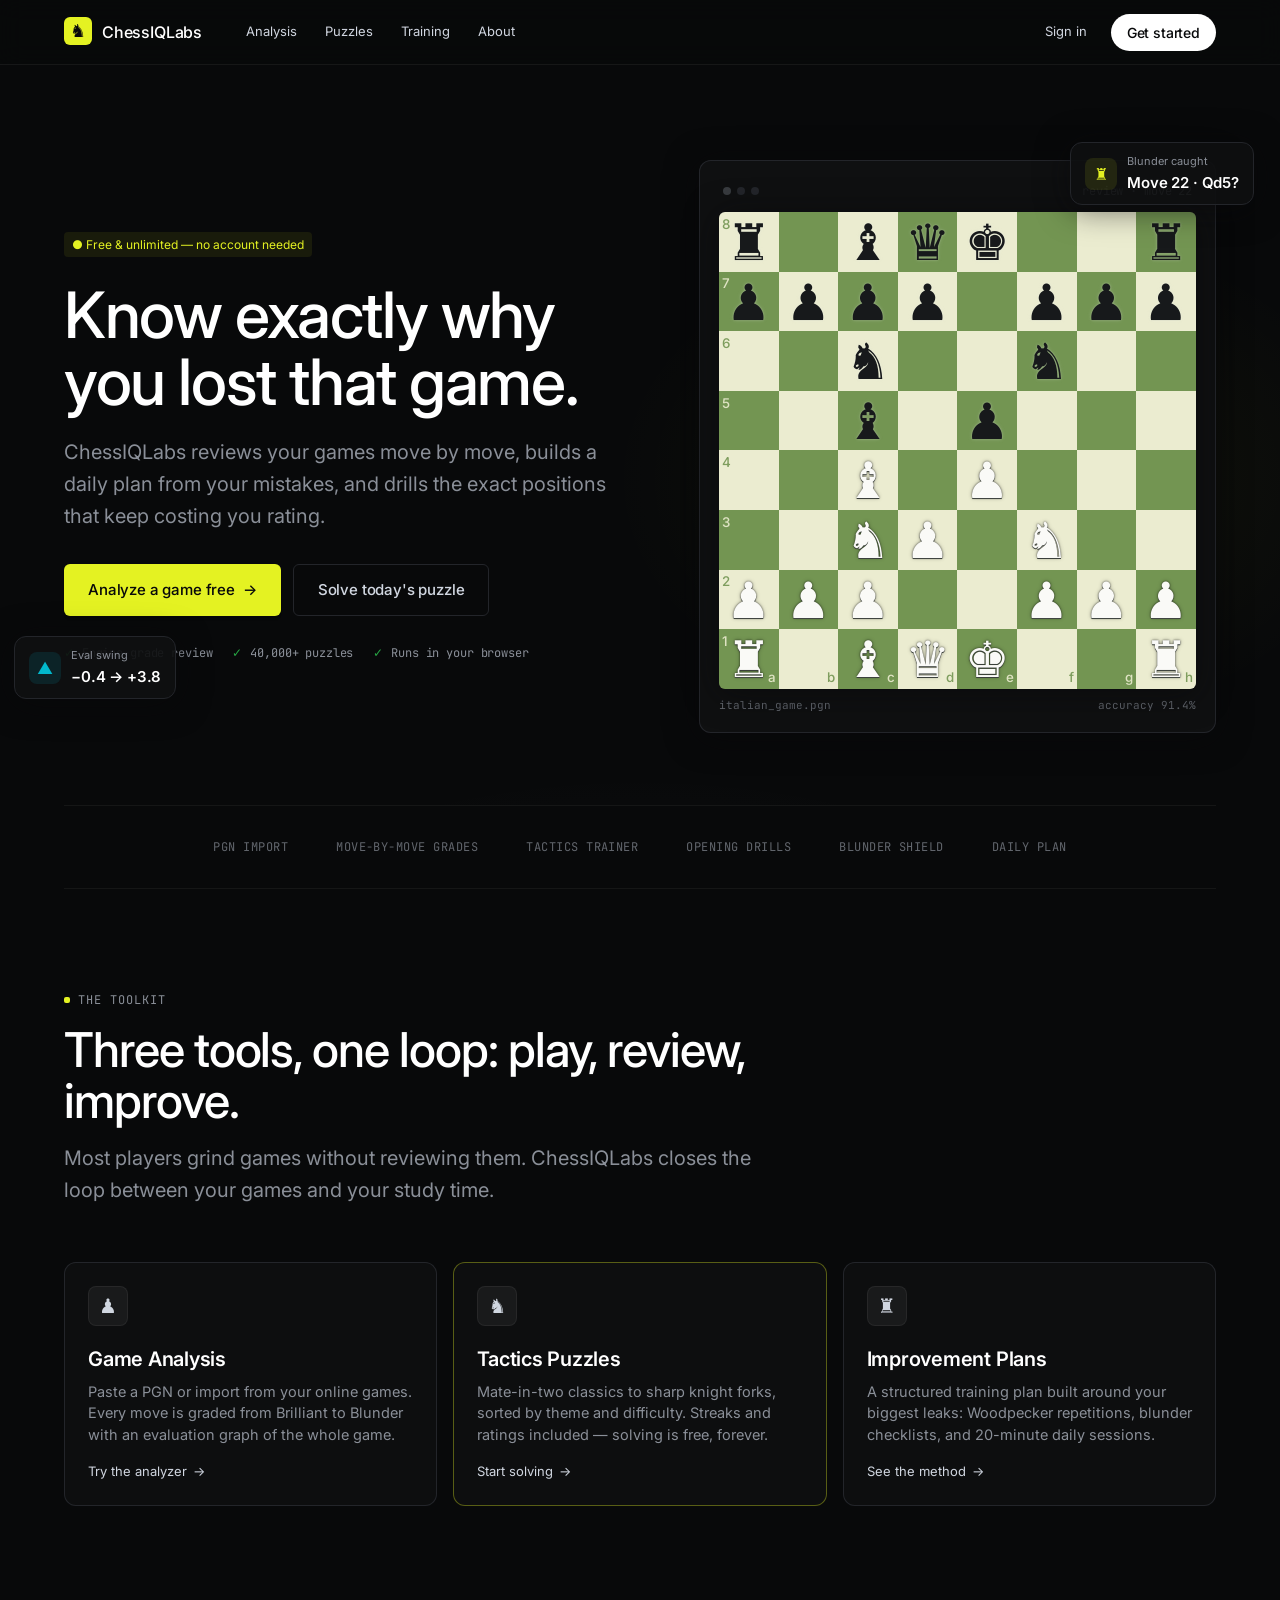
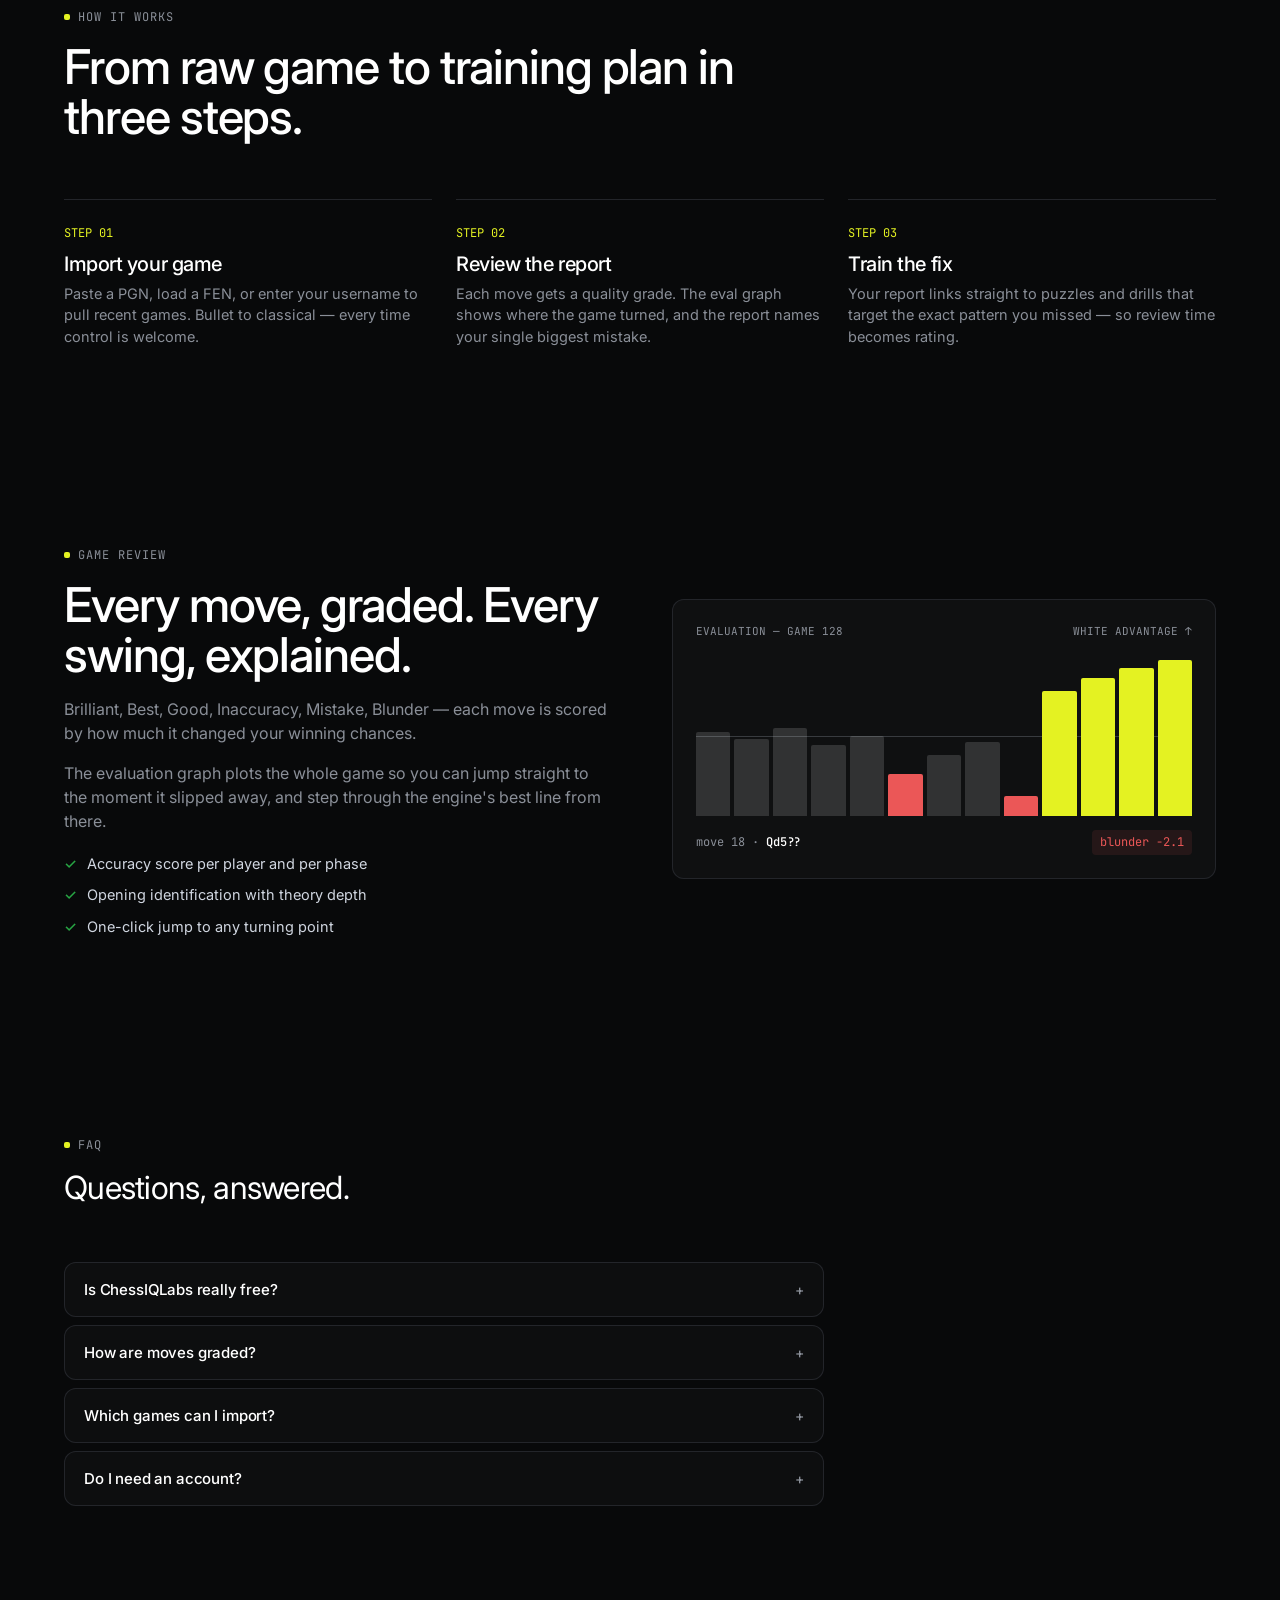
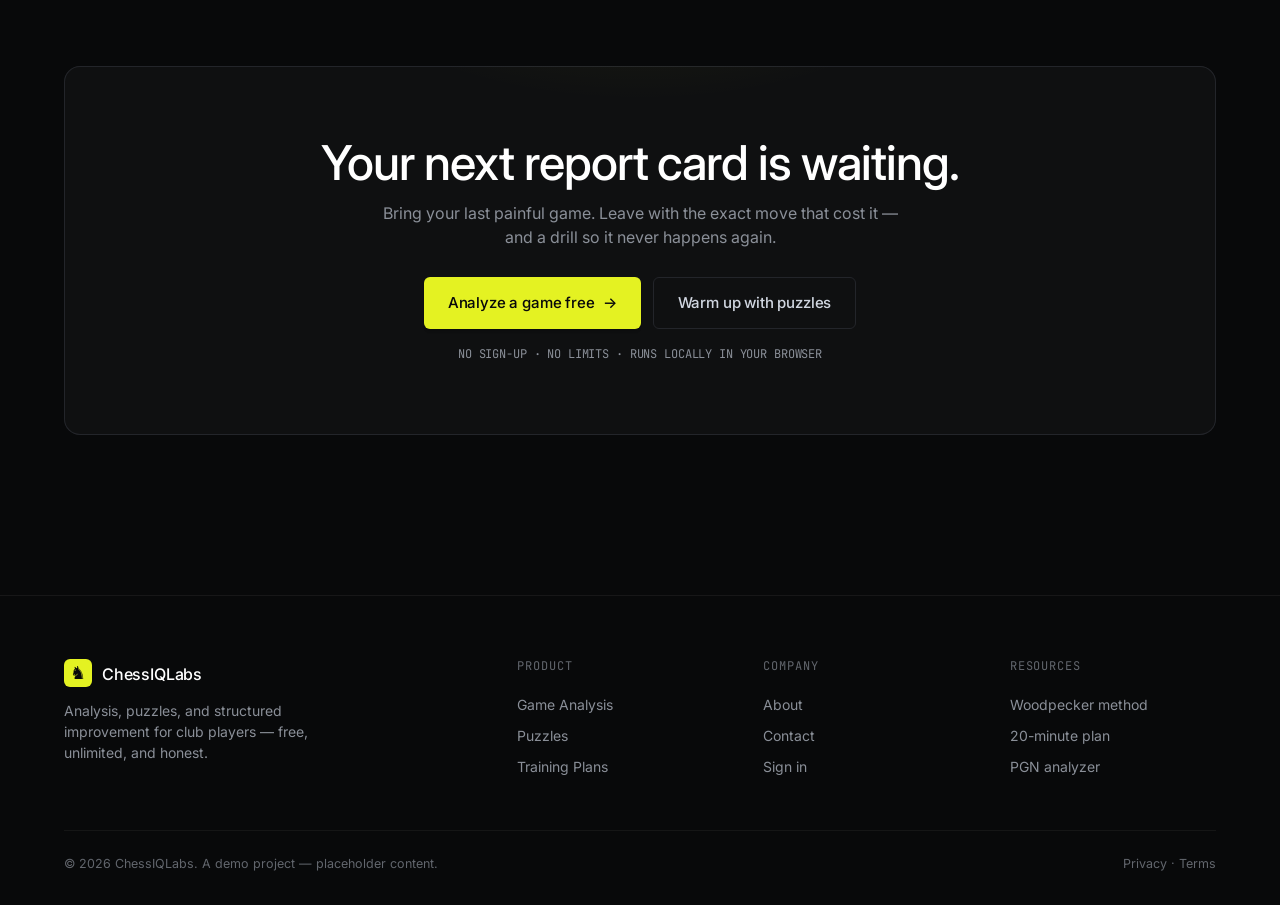
<file: index.html>
<!DOCTYPE html>
<html lang="en">
<head>
  <meta charset="UTF-8" />
  <meta name="viewport" content="width=device-width, initial-scale=1.0" />
  <title>ChessIQLabs — Free Chess Analysis, Puzzles & Training</title>
  <meta name="description" content="ChessIQLabs grades every move, builds your daily improvement plan, and serves engine-quality puzzles — free and unlimited." />
  <link rel="icon" href="data:image/svg+xml,<svg xmlns='http://www.w3.org/2000/svg' viewBox='0 0 100 100'><rect width='100' height='100' rx='20' fill='%23e4f222'/><text x='50' y='72' font-size='58' text-anchor='middle'>♞</text></svg>" />
  <link rel="preconnect" href="https://fonts.googleapis.com" />
  <link rel="preconnect" href="https://fonts.gstatic.com" crossorigin />
  <link href="https://fonts.googleapis.com/css2?family=Inter:wght@100..900&family=JetBrains+Mono:wght@400&display=swap" rel="stylesheet" />
  <link rel="stylesheet" href="css/style.css?v=8" />
</head>
<body data-page="home">

  <!-- ======= NAV ======= -->
  <header class="nav">
    <div class="nav-inner">
      <a href="index.html" class="logo"><span class="logo-glyph">♞</span>ChessIQLabs</a>
      <nav class="nav-links" aria-label="Primary">
        <a href="analysis.html">Analysis</a>
        <a href="puzzles.html">Puzzles</a>
        <a href="training.html">Training</a>
        <a href="about.html">About</a>
      </nav>
      <div class="nav-spacer"></div>
      <div class="nav-cta">
        <a href="#" class="signin" data-signin>Sign in</a>
        <a href="analysis.html" class="btn btn-white">Get started</a>
      </div>
      <button class="hamburger" aria-label="Menu" aria-expanded="false"><span></span><span></span><span></span></button>
    </div>
  </header>
  <div class="mobile-menu">
    <a href="index.html" class="active">Home</a>
    <a href="analysis.html">Analysis</a>
    <a href="puzzles.html">Puzzles</a>
    <a href="training.html">Training</a>
    <a href="about.html">About</a>
    <a href="analysis.html" class="btn btn-lime">Start analyzing — free</a>
  </div>

  <main>
    <!-- ======= HERO ======= -->
    <section class="hero">
      <div class="container hero-grid">
        <div class="hero-copy">
          <span class="badge badge-lime">● Free &amp; unlimited — no account needed</span>
          <h1 class="h-hero">Know exactly why you lost that game.</h1>
          <p class="lead">ChessIQLabs reviews your games move by move, builds a daily plan from your mistakes, and drills the exact positions that keep costing you rating.</p>
          <div class="hero-actions">
            <a href="analysis.html" class="btn btn-lime btn-lg">Analyze a game free <span class="arrow">→</span></a>
            <a href="puzzles.html" class="btn btn-ghost btn-lg">Solve today's puzzle</a>
          </div>
          <div class="hero-meta mono">
            <span><span class="tick">✓</span> Engine-grade review</span>
            <span><span class="tick">✓</span> 40,000+ puzzles</span>
            <span><span class="tick">✓</span> Runs in your browser</span>
          </div>
        </div>
        <div class="hero-visual">
          <div class="board-frame">
            <div class="frame-head">
              <div class="dot-row"><i></i><i></i><i></i></div>
              <span class="mono">review · move 22</span>
            </div>
            <div class="board-wrap">
              <div class="board" data-fen="r1bqk2r/pppp1ppp/2n2n2/2b1p3/2B1P3/2NP1N2/PPP2PPP/R1BQK2R w KQkq - 0 1"></div>
            </div>
            <div class="board-legend"><span>italian_game.pgn</span><span>accuracy 91.4%</span></div>
          </div>
          <div class="float-chip chip-1">
            <span class="fc-ico">♜</span>
            <span><span class="fc-label">Blunder caught</span><span class="fc-value">Move 22 · Qd5?</span></span>
          </div>
          <div class="float-chip chip-2">
            <span class="fc-ico alt">▲</span>
            <span><span class="fc-label">Eval swing</span><span class="fc-value">−0.4 → +3.8</span></span>
          </div>
        </div>
      </div>
    </section>

    <!-- ======= TRUST STRIP ======= -->
    <div class="container">
      <div class="trust-row">
        <span>PGN import</span>
        <span>Move-by-move grades</span>
        <span>Tactics trainer</span>
        <span>Opening drills</span>
        <span>Blunder shield</span>
        <span>Daily plan</span>
      </div>
    </div>

    <!-- ======= FEATURE CARDS ======= -->
    <section class="section">
      <div class="container">
        <div class="section-head reveal">
          <span class="eyebrow">The toolkit</span>
          <h2 class="h-section">Three tools, one loop: play, review, improve.</h2>
          <p class="lead">Most players grind games without reviewing them. ChessIQLabs closes the loop between your games and your study time.</p>
        </div>
        <div class="grid-3">
          <div class="card reveal" style="--reveal-delay:.0s">
            <div class="card-icon">♟</div>
            <h3 class="h-card">Game Analysis</h3>
            <p>Paste a PGN or import from your online games. Every move is graded from Brilliant to Blunder with an evaluation graph of the whole game.</p>
            <a href="analysis.html" class="card-link">Try the analyzer <span class="arrow">→</span></a>
          </div>
          <div class="card feature-lime reveal" style="--reveal-delay:.08s">
            <div class="card-icon">♞</div>
            <h3 class="h-card">Tactics Puzzles</h3>
            <p>Mate-in-two classics to sharp knight forks, sorted by theme and difficulty. Streaks and ratings included — solving is free, forever.</p>
            <a href="puzzles.html" class="card-link">Start solving <span class="arrow">→</span></a>
          </div>
          <div class="card reveal" style="--reveal-delay:.16s">
            <div class="card-icon">♜</div>
            <h3 class="h-card">Improvement Plans</h3>
            <p>A structured training plan built around your biggest leaks: Woodpecker repetitions, blunder checklists, and 20-minute daily sessions.</p>
            <a href="training.html" class="card-link">See the method <span class="arrow">→</span></a>
          </div>
        </div>
      </div>
    </section>

    <!-- ======= HOW IT WORKS ======= -->
    <section class="section" style="padding-top:0">
      <div class="container">
        <div class="section-head reveal">
          <span class="eyebrow">How it works</span>
          <h2 class="h-section">From raw game to training plan in three steps.</h2>
        </div>
        <div class="steps">
          <div class="step reveal">
            <span class="step-num">STEP 01</span>
            <h3>Import your game</h3>
            <p>Paste a PGN, load a FEN, or enter your username to pull recent games. Bullet to classical — every time control is welcome.</p>
          </div>
          <div class="step reveal" style="--reveal-delay:.1s">
            <span class="step-num">STEP 02</span>
            <h3>Review the report</h3>
            <p>Each move gets a quality grade. The eval graph shows where the game turned, and the report names your single biggest mistake.</p>
          </div>
          <div class="step reveal" style="--reveal-delay:.2s">
            <span class="step-num">STEP 03</span>
            <h3>Train the fix</h3>
            <p>Your report links straight to puzzles and drills that target the exact pattern you missed — so review time becomes rating.</p>
          </div>
        </div>
      </div>
    </section>

    <!-- ======= SPLIT FEATURE: EVERY MOVE GRADED ======= -->
    <section class="section">
      <div class="container split">
        <div class="split-copy reveal">
          <span class="eyebrow">Game review</span>
          <h2 class="h-section">Every move, graded. Every swing, explained.</h2>
          <p>Brilliant, Best, Good, Inaccuracy, Mistake, Blunder — each move is scored by how much it changed your winning chances.</p>
          <p>The evaluation graph plots the whole game so you can jump straight to the moment it slipped away, and step through the engine's best line from there.</p>
          <ul class="check-list">
            <li>Accuracy score per player and per phase</li>
            <li>Opening identification with theory depth</li>
            <li>One-click jump to any turning point</li>
          </ul>
        </div>
        <div class="reveal" style="--reveal-delay:.1s">
          <div class="eval-graph">
            <div class="eg-head"><span>EVALUATION — GAME 128</span><span>WHITE ADVANTAGE ↑</span></div>
            <div class="eval-bars">
              <div class="eval-bar" style="height:52%"></div>
              <div class="eval-bar" style="height:48%"></div>
              <div class="eval-bar" style="height:55%"></div>
              <div class="eval-bar" style="height:44%"></div>
              <div class="eval-bar" style="height:50%"></div>
              <div class="eval-bar blunder" style="height:26%"></div>
              <div class="eval-bar" style="height:38%"></div>
              <div class="eval-bar" style="height:46%"></div>
              <div class="eval-bar blunder" style="height:12%"></div>
              <div class="eval-bar hot" style="height:78%"></div>
              <div class="eval-bar hot" style="height:86%"></div>
              <div class="eval-bar hot" style="height:92%"></div>
              <div class="eval-bar hot" style="height:97%"></div>
            </div>
            <div class="eval-line" style="border:0; padding:0; margin-top:14px">
              <span>move 18 · <strong>Qd5??</strong></span>
              <span class="badge badge-red">blunder −2.1</span>
            </div>
          </div>
        </div>
      </div>
    </section>

    <!-- ======= FAQ ======= -->
    <section class="section">
      <div class="container">
        <div class="section-head reveal">
          <span class="eyebrow">FAQ</span>
          <h2 class="h-sub">Questions, answered.</h2>
        </div>
        <div class="faq reveal">
          <div class="faq-item">
            <button class="faq-q">Is ChessIQLabs really free? <span class="chev">+</span></button>
            <div class="faq-a"><p>Yes. Game review, puzzles, and the training plans are free and unlimited — nothing essential is locked.</p></div>
          </div>
          <div class="faq-item">
            <button class="faq-q">How are moves graded? <span class="chev">+</span></button>
            <div class="faq-a"><p>Each position is evaluated before and after your move. The change in your winning probability maps to a grade — from Brilliant (a strong, hard-to-find move) down to Blunder (a move that seriously worsens your position).</p></div>
          </div>
          <div class="faq-item">
            <button class="faq-q">Which games can I import? <span class="chev">+</span></button>
            <div class="faq-a"><p>Any standard PGN, plus FEN for single positions. Online import from Chess.com and Lichess accounts is on the roadmap — for now, export your games and paste them in.</p></div>
          </div>
          <div class="faq-item">
            <button class="faq-q">Do I need an account? <span class="chev">+</span></button>
            <div class="faq-a"><p>No. Everything on this site works without signing up. Accounts (planned) will only add cloud sync for puzzle history and saved reports.</p></div>
          </div>
        </div>
      </div>
    </section>

    <!-- ======= CTA ======= -->
    <section class="section-sm">
      <div class="container">
        <div class="cta-band reveal">
          <h2 class="h-section">Your next report card is waiting.</h2>
          <p>Bring your last painful game. Leave with the exact move that cost it — and a drill so it never happens again.</p>
          <div class="hero-actions">
            <a href="analysis.html" class="btn btn-lime btn-lg">Analyze a game free <span class="arrow">→</span></a>
            <a href="puzzles.html" class="btn btn-ghost btn-lg">Warm up with puzzles</a>
          </div>
          <span class="mono">NO SIGN-UP · NO LIMITS · RUNS LOCALLY IN YOUR BROWSER</span>
        </div>
      </div>
    </section>
  </main>

  <!-- ======= FOOTER ======= -->
  <footer>
    <div class="container">
      <div class="footer-grid">
        <div class="footer-brand">
          <a href="index.html" class="logo"><span class="logo-glyph">♞</span>ChessIQLabs</a>
          <p>Analysis, puzzles, and structured improvement for club players — free, unlimited, and honest.</p>
        </div>
        <div class="footer-col">
          <h4>Product</h4>
          <a href="analysis.html">Game Analysis</a>
          <a href="puzzles.html">Puzzles</a>
          <a href="training.html">Training Plans</a>
        </div>
        <div class="footer-col">
          <h4>Company</h4>
          <a href="about.html">About</a>
          <a href="about.html#contact">Contact</a>
          <a href="#" data-signin>Sign in</a>
        </div>
        <div class="footer-col">
          <h4>Resources</h4>
          <a href="training.html#woodpecker">Woodpecker method</a>
          <a href="training.html#plan">20-minute plan</a>
          <a href="analysis.html">PGN analyzer</a>
        </div>
      </div>
      <div class="footer-bottom">
        <span>© <span data-year>2026</span> ChessIQLabs. A demo project — placeholder content.</span>
        <span><a href="#">Privacy</a> · <a href="#">Terms</a></span>
      </div>
    </div>
  </footer>

  <script src="js/chess.js?v=8"></script>
  <script src="js/main.js?v=8"></script>
</body>
</html>
</file>
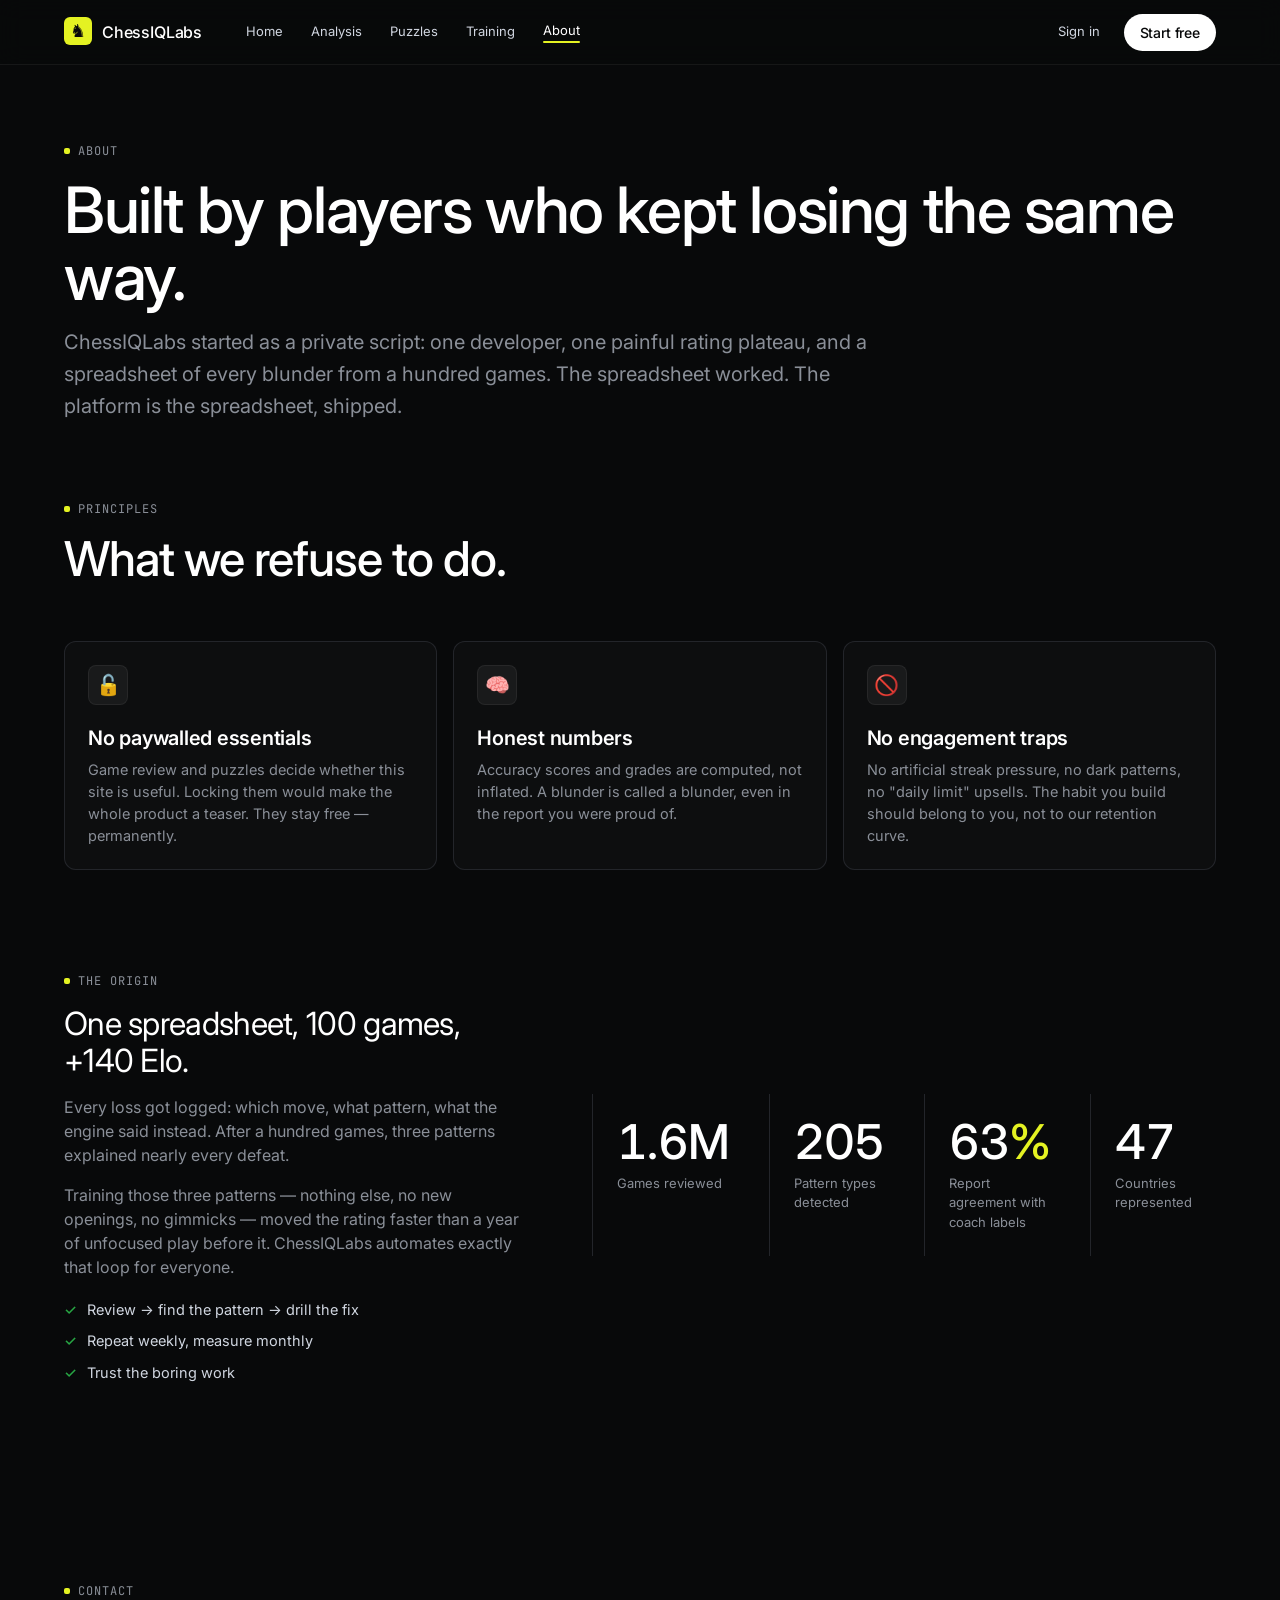
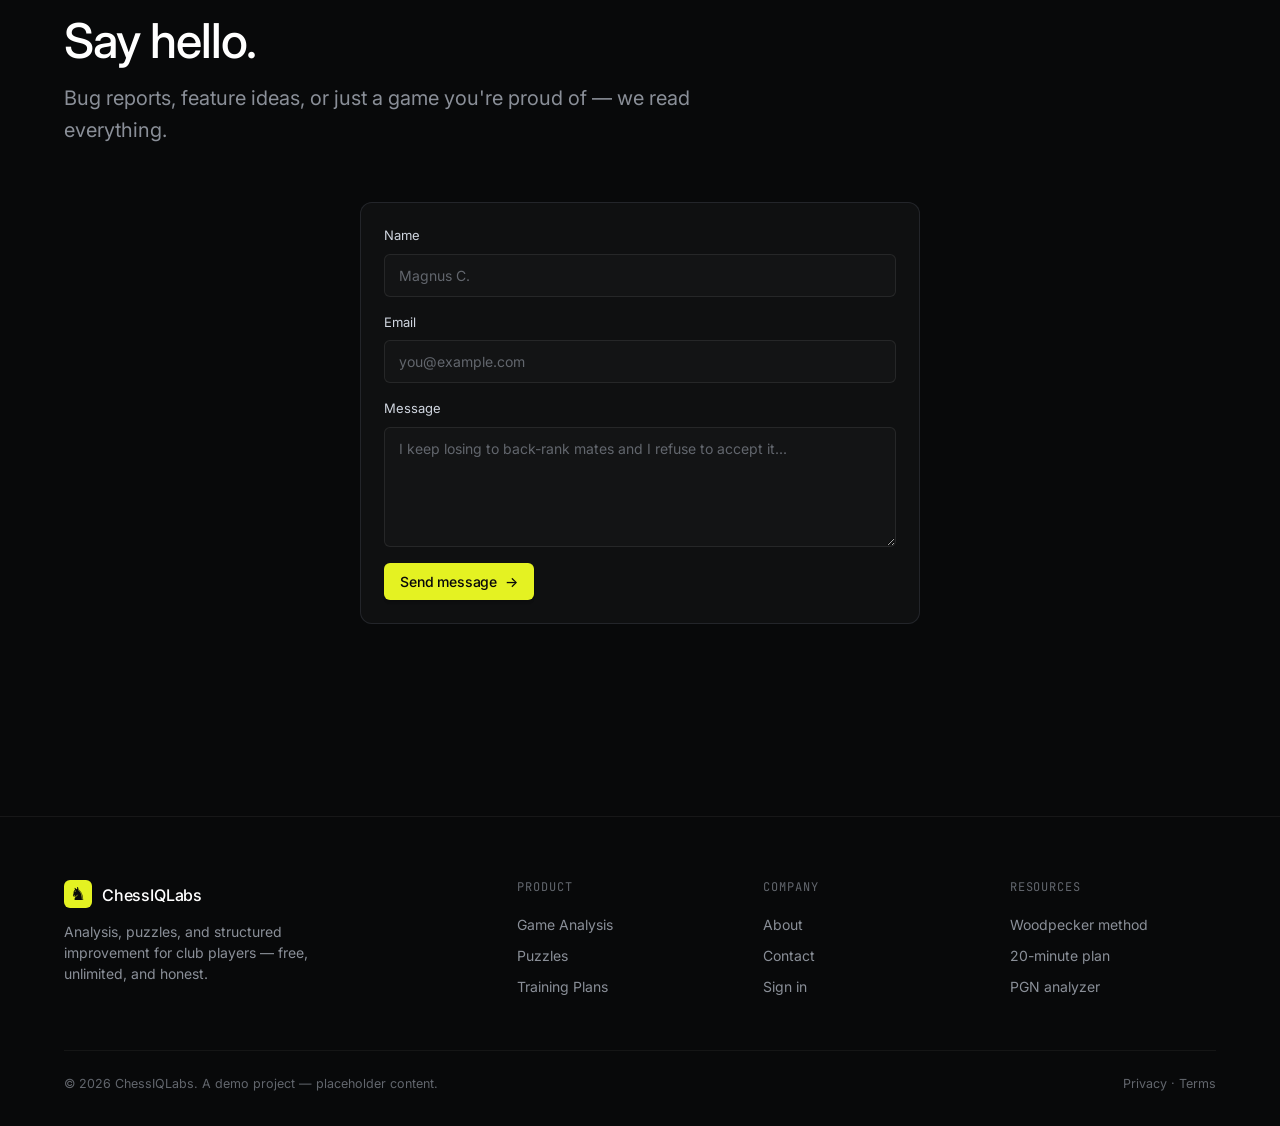
<file: about.html>
<!DOCTYPE html>
<html lang="en">
<head>
  <meta charset="UTF-8" />
  <meta name="viewport" content="width=device-width, initial-scale=1.0" />
  <title>About — ChessIQLabs</title>
  <meta name="description" content="About ChessIQLabs: why we built a free, honest chess improvement platform for club players." />
  <link rel="icon" href="data:image/svg+xml,<svg xmlns='http://www.w3.org/2000/svg' viewBox='0 0 100 100'><rect width='100' height='100' rx='20' fill='%23e4f222'/><text x='50' y='72' font-size='58' text-anchor='middle'>♞</text></svg>" />
  <link rel="preconnect" href="https://fonts.googleapis.com" />
  <link rel="preconnect" href="https://fonts.gstatic.com" crossorigin />
  <link href="https://fonts.googleapis.com/css2?family=Inter:wght@100..900&family=JetBrains+Mono:wght@400&display=swap" rel="stylesheet" />
  <link rel="stylesheet" href="css/style.css?v=8" />
</head>
<body data-page="about">

  <header class="nav">
    <div class="nav-inner">
      <a href="index.html" class="logo"><span class="logo-glyph">♞</span>ChessIQLabs</a>
      <nav class="nav-links" aria-label="Primary">
        <a href="index.html">Home</a>
        <a href="analysis.html">Analysis</a>
        <a href="puzzles.html">Puzzles</a>
        <a href="training.html">Training</a>
        <a href="about.html" class="active">About</a>
      </nav>
      <div class="nav-spacer"></div>
      <div class="nav-cta">
        <a href="#" class="signin" data-signin>Sign in</a>
        <a href="analysis.html" class="btn btn-white">Start free</a>
      </div>
      <button class="hamburger" aria-label="Menu" aria-expanded="false"><span></span><span></span><span></span></button>
    </div>
  </header>
  <div class="mobile-menu">
    <a href="index.html">Home</a>
    <a href="analysis.html">Analysis</a>
    <a href="puzzles.html">Puzzles</a>
    <a href="training.html">Training</a>
    <a href="about.html" class="active">About</a>
    <a href="analysis.html" class="btn btn-lime">Start free</a>
  </div>

  <main>
    <section class="page-hero">
      <div class="container">
        <span class="eyebrow">About</span>
        <h1 class="h-hero">Built by players who kept losing the same way.</h1>
        <p class="lead">ChessIQLabs started as a private script: one developer, one painful rating plateau, and a spreadsheet of every blunder from a hundred games. The spreadsheet worked. The platform is the spreadsheet, shipped.</p>
      </div>
    </section>

    <!-- ======= VALUES ======= -->
    <section class="section" style="padding-top:24px">
      <div class="container">
        <div class="section-head reveal">
          <span class="eyebrow">Principles</span>
          <h2 class="h-section">What we refuse to do.</h2>
        </div>
        <div class="grid-3">
          <div class="card reveal">
            <div class="card-icon">🔓</div>
            <h3 class="h-card">No paywalled essentials</h3>
            <p>Game review and puzzles decide whether this site is useful. Locking them would make the whole product a teaser. They stay free — permanently.</p>
          </div>
          <div class="card reveal" style="--reveal-delay:.08s">
            <div class="card-icon">🧠</div>
            <h3 class="h-card">Honest numbers</h3>
            <p>Accuracy scores and grades are computed, not inflated. A blunder is called a blunder, even in the report you were proud of.</p>
          </div>
          <div class="card reveal" style="--reveal-delay:.16s">
            <div class="card-icon">🚫</div>
            <h3 class="h-card">No engagement traps</h3>
            <p>No artificial streak pressure, no dark patterns, no "daily limit" upsells. The habit you build should belong to you, not to our retention curve.</p>
          </div>
        </div>
      </div>
    </section>

    <!-- ======= STORY SPLIT ======= -->
    <section class="section" style="padding-top:0">
      <div class="container split">
        <div class="split-copy reveal">
          <span class="eyebrow">The origin</span>
          <h2 class="h-sub">One spreadsheet, 100 games, +140 Elo.</h2>
          <p>Every loss got logged: which move, what pattern, what the engine said instead. After a hundred games, three patterns explained nearly every defeat.</p>
          <p>Training those three patterns — nothing else, no new openings, no gimmicks — moved the rating faster than a year of unfocused play before it. ChessIQLabs automates exactly that loop for everyone.</p>
          <ul class="check-list">
            <li>Review → find the pattern → drill the fix</li>
            <li>Repeat weekly, measure monthly</li>
            <li>Trust the boring work</li>
          </ul>
        </div>
        <div class="reveal" style="--reveal-delay:.1s">
          <div class="stats">
            <div class="stat"><div class="stat-num"><span data-count="2.4" data-suffix="M">0</span></div><div class="stat-label">Games reviewed</div></div>
            <div class="stat"><div class="stat-num"><span data-count="312">0</span></div><div class="stat-label">Pattern types detected</div></div>
            <div class="stat"><div class="stat-num"><span data-count="96">0</span><em>%</em></div><div class="stat-label">Report agreement with coach labels</div></div>
            <div class="stat"><div class="stat-num"><span data-count="71">0</span></div><div class="stat-label">Countries represented</div></div>
          </div>
        </div>
      </div>
    </section>

    <!-- ======= CONTACT ======= -->
    <section class="section" id="contact">
      <div class="container">
        <div class="section-head reveal">
          <span class="eyebrow">Contact</span>
          <h2 class="h-section">Say hello.</h2>
          <p class="lead">Bug reports, feature ideas, or just a game you're proud of — we read everything.</p>
        </div>
        <div style="display: flex; justify-content: center">
          <form class="form-card reveal" id="contact-form" style="width: 100%; max-width: 560px">
            <div class="field">
              <label for="cf-name">Name</label>
              <input class="input" id="cf-name" type="text" placeholder="Magnus C." required />
            </div>
            <div class="field">
              <label for="cf-email">Email</label>
              <input class="input" id="cf-email" type="email" placeholder="you@example.com" required />
            </div>
            <div class="field">
              <label for="cf-msg">Message</label>
              <textarea class="input" id="cf-msg" placeholder="I keep losing to back-rank mates and I refuse to accept it..."></textarea>
            </div>
            <button class="btn btn-lime" type="submit">Send message <span class="arrow">→</span></button>
          </form>
        </div>
      </div>
    </section>
  </main>

  <footer>
    <div class="container">
      <div class="footer-grid">
        <div class="footer-brand">
          <a href="index.html" class="logo"><span class="logo-glyph">♞</span>ChessIQLabs</a>
          <p>Analysis, puzzles, and structured improvement for club players — free, unlimited, and honest.</p>
        </div>
        <div class="footer-col">
          <h4>Product</h4>
          <a href="analysis.html">Game Analysis</a>
          <a href="puzzles.html">Puzzles</a>
          <a href="training.html">Training Plans</a>
        </div>
        <div class="footer-col">
          <h4>Company</h4>
          <a href="about.html">About</a>
          <a href="about.html#contact">Contact</a>
          <a href="#" data-signin>Sign in</a>
        </div>
        <div class="footer-col">
          <h4>Resources</h4>
          <a href="training.html#woodpecker">Woodpecker method</a>
          <a href="training.html#plan">20-minute plan</a>
          <a href="analysis.html">PGN analyzer</a>
        </div>
      </div>
      <div class="footer-bottom">
        <span>© <span data-year>2026</span> ChessIQLabs. A demo project — placeholder content.</span>
        <span><a href="#">Privacy</a> · <a href="#">Terms</a></span>
      </div>
    </div>
  </footer>

  <script src="js/chess.js?v=8"></script>
  <script src="js/main.js?v=8"></script>
  <script>
    // Contact form — demo only, no backend
    document.getElementById("contact-form").addEventListener("submit", function (e) {
      e.preventDefault();
      this.reset();
      if (window.showToast) window.showToast("Message sent — we'll get back to you soon! (demo)");
    });
  </script>
</body>
</html>
</file>
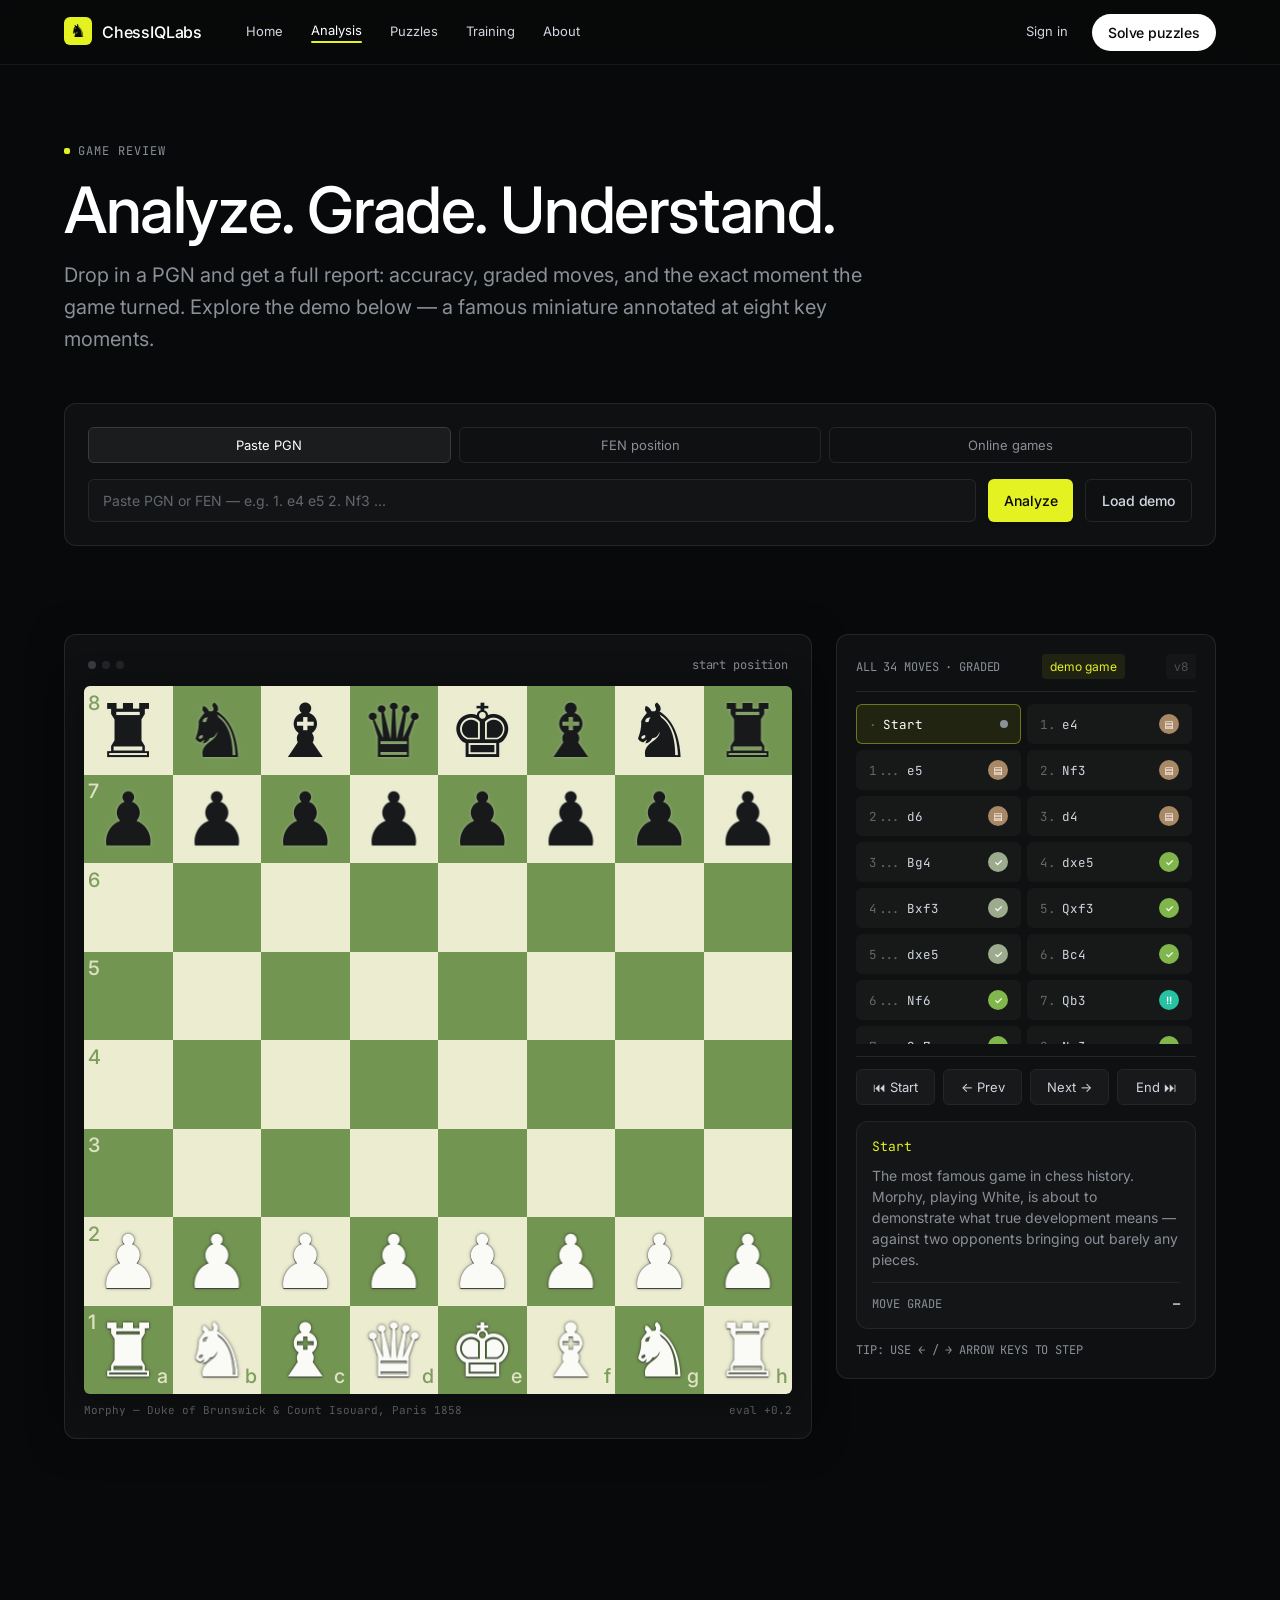
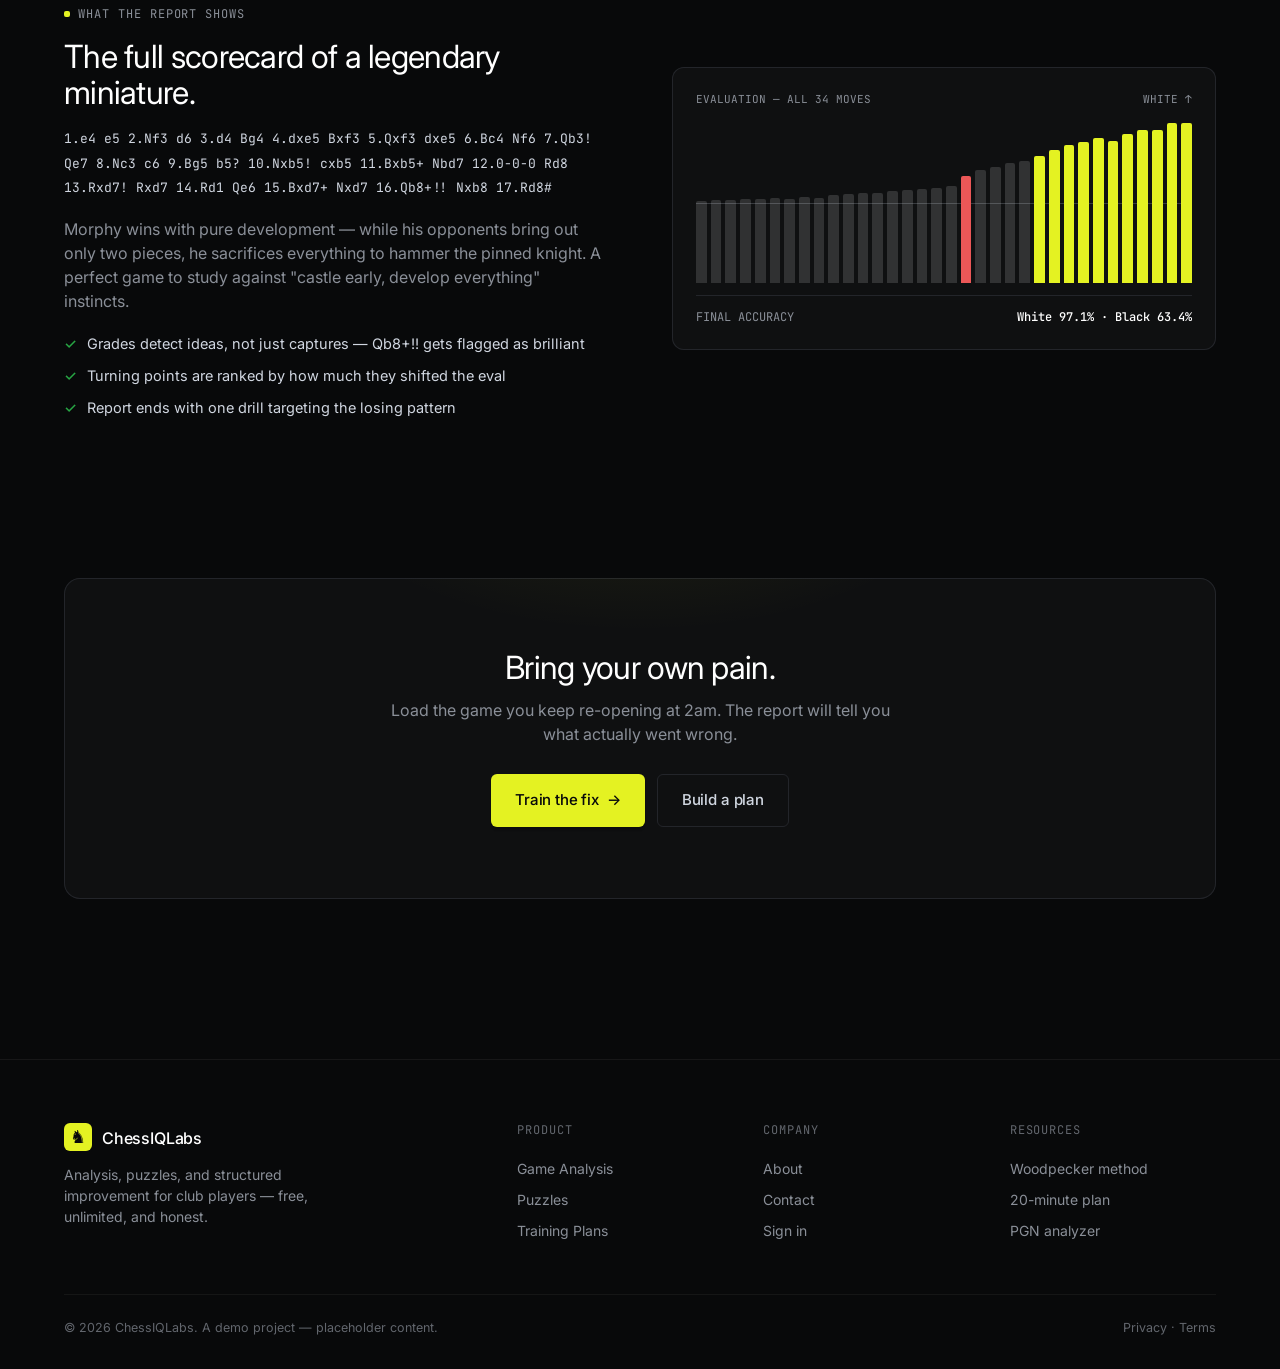
<file: analysis.html>
<!DOCTYPE html>
<html lang="en">
<head>
  <meta charset="UTF-8" />
  <meta name="viewport" content="width=device-width, initial-scale=1.0" />
  <title>Game Analysis — ChessIQLabs</title>
  <meta name="description" content="Free chess game review: every move graded, evaluation graph, turning points explained. Paste a PGN or explore the demo game." />
  <link rel="icon" href="data:image/svg+xml,<svg xmlns='http://www.w3.org/2000/svg' viewBox='0 0 100 100'><rect width='100' height='100' rx='20' fill='%23e4f222'/><text x='50' y='72' font-size='58' text-anchor='middle'>♞</text></svg>" />
  <link rel="preconnect" href="https://fonts.googleapis.com" />
  <link rel="preconnect" href="https://fonts.gstatic.com" crossorigin />
  <link href="https://fonts.googleapis.com/css2?family=Inter:wght@100..900&family=JetBrains+Mono:wght@400&display=swap" rel="stylesheet" />
  <link rel="stylesheet" href="css/style.css?v=8" />
</head>
<body data-page="analysis">

  <header class="nav">
    <div class="nav-inner">
      <a href="index.html" class="logo"><span class="logo-glyph">♞</span>ChessIQLabs</a>
      <nav class="nav-links" aria-label="Primary">
        <a href="index.html">Home</a>
        <a href="analysis.html" class="active">Analysis</a>
        <a href="puzzles.html">Puzzles</a>
        <a href="training.html">Training</a>
        <a href="about.html">About</a>
      </nav>
      <div class="nav-spacer"></div>
      <div class="nav-cta">
        <a href="#" class="signin" data-signin>Sign in</a>
        <a href="puzzles.html" class="btn btn-white">Solve puzzles</a>
      </div>
      <button class="hamburger" aria-label="Menu" aria-expanded="false"><span></span><span></span><span></span></button>
    </div>
  </header>
  <div class="mobile-menu">
    <a href="index.html">Home</a>
    <a href="analysis.html" class="active">Analysis</a>
    <a href="puzzles.html">Puzzles</a>
    <a href="training.html">Training</a>
    <a href="about.html">About</a>
    <a href="#" class="btn btn-lime" data-signin>Start analyzing — free</a>
  </div>

  <main>
    <!-- ======= PAGE HERO ======= -->
    <section class="page-hero">
      <div class="container">
        <span class="eyebrow">Game review</span>
        <h1 class="h-hero">Analyze. Grade. Understand.</h1>
        <p class="lead">Drop in a PGN and get a full report: accuracy, graded moves, and the exact moment the game turned. Explore the demo below — a famous miniature annotated at eight key moments.</p>
      </div>
    </section>

    <!-- ======= IMPORT ======= -->
    <section class="section-sm" style="padding-top:0">
      <div class="container">
        <div class="import-card reveal">
          <div class="source-tabs">
            <button class="source-tab active">Paste PGN</button>
            <button class="source-tab">FEN position</button>
            <button class="source-tab">Online games</button>
          </div>
          <div class="import-row">
            <input class="input" type="text" placeholder="Paste PGN or FEN — e.g. 1. e4 e5 2. Nf3 ..." />
            <button class="btn btn-lime" id="analyze-btn">Analyze</button>
            <button class="btn btn-ghost" id="demo-btn">Load demo</button>
          </div>
        </div>
      </div>
    </section>

    <!-- ======= ANALYSIS BOARD ======= -->
    <section class="section-sm" style="padding-top:24px">
      <div class="container analysis-grid">
        <div class="reveal">
          <div class="board-frame">
            <div class="frame-head">
              <div class="dot-row"><i></i><i></i><i></i></div>
              <span class="mono" id="board-status">start position</span>
            </div>
            <div class="board-wrap">
              <div class="board" id="analysis-board"></div>
            </div>
            <div class="board-legend">
              <span>Morphy — Duke of Brunswick &amp; Count Isouard, Paris 1858</span>
              <span id="board-eval">eval 0.0</span>
            </div>
          </div>
        </div>

        <div class="moves-panel reveal" style="--reveal-delay:.08s">
          <div class="moves-head">
            <span class="mono">ALL 34 MOVES · GRADED</span>
            <span class="badge badge-lime">demo game</span>
            <span class="badge" style="opacity:.5" title="Build marker — if you can't see this, your browser is running cached files">v8</span>
          </div>
          <div class="moves-list" id="moves-list"></div>
          <div class="analysis-controls">
            <button class="ctrl-btn" id="ctrl-start">⏮ Start</button>
            <button class="ctrl-btn" id="ctrl-prev">← Prev</button>
            <button class="ctrl-btn" id="ctrl-next">Next →</button>
            <button class="ctrl-btn" id="ctrl-end">End ⏭</button>
          </div>
          <div class="note-card">
            <span class="n-move" id="note-move">—</span>
            <p id="note-text">Step through with the arrow keys, click any move — or press "Load demo" and watch the pieces glide.</p>
            <div class="eval-line">
              <span>MOVE GRADE</span>
              <strong id="note-grade">—</strong>
            </div>
          </div>
          <p class="mono" style="margin-top:12px; display:block">TIP: USE ← / → ARROW KEYS TO STEP</p>
        </div>
      </div>
    </section>

    <!-- ======= FULL MOVES + EVAL GRAPH ======= -->
    <section class="section">
      <div class="container split">
        <div class="split-copy reveal">
          <span class="eyebrow">What the report shows</span>
          <h2 class="h-sub">The full scorecard of a legendary miniature.</h2>
          <p style="font-family:var(--font-mono); font-size:13px; line-height:1.9; color:var(--color-mist); margin-top:8px">
            1.e4 e5 2.Nf3 d6 3.d4 Bg4 4.dxe5 Bxf3 5.Qxf3 dxe5 6.Bc4 Nf6 7.Qb3! Qe7 8.Nc3 c6 9.Bg5 b5? 10.Nxb5! cxb5 11.Bxb5+ Nbd7 12.0-0-0 Rd8 13.Rxd7! Rxd7 14.Rd1 Qe6 15.Bxd7+ Nxd7 16.Qb8+!! Nxb8 17.Rd8#
          </p>
          <p>Morphy wins with pure development — while his opponents bring out only two pieces, he sacrifices everything to hammer the pinned knight. A perfect game to study against "castle early, develop everything" instincts.</p>
          <ul class="check-list">
            <li>Grades detect ideas, not just captures — Qb8+!! gets flagged as brilliant</li>
            <li>Turning points are ranked by how much they shifted the eval</li>
            <li>Report ends with one drill targeting the losing pattern</li>
          </ul>
        </div>
        <div class="reveal" style="--reveal-delay:.1s">
          <div class="eval-graph">
            <div class="eg-head"><span>EVALUATION — ALL 34 MOVES</span><span>WHITE ↑</span></div>
            <div class="eval-bars" id="live-eval-bars"></div>
            <div class="eval-line">
              <span>FINAL ACCURACY</span>
              <strong>White 97.1% · Black 63.4%</strong>
            </div>
          </div>
        </div>
      </div>
    </section>

    <!-- ======= CTA ======= -->
    <section class="section-sm">
      <div class="container">
        <div class="cta-band reveal">
          <h2 class="h-sub">Bring your own pain.</h2>
          <p>Load the game you keep re-opening at 2am. The report will tell you what actually went wrong.</p>
          <div class="hero-actions">
            <a href="puzzles.html" class="btn btn-lime btn-lg">Train the fix <span class="arrow">→</span></a>
            <a href="training.html" class="btn btn-ghost btn-lg">Build a plan</a>
          </div>
        </div>
      </div>
    </section>
  </main>

  <footer>
    <div class="container">
      <div class="footer-grid">
        <div class="footer-brand">
          <a href="index.html" class="logo"><span class="logo-glyph">♞</span>ChessIQLabs</a>
          <p>Analysis, puzzles, and structured improvement for club players — free, unlimited, and honest.</p>
        </div>
        <div class="footer-col">
          <h4>Product</h4>
          <a href="analysis.html">Game Analysis</a>
          <a href="puzzles.html">Puzzles</a>
          <a href="training.html">Training Plans</a>
        </div>
        <div class="footer-col">
          <h4>Company</h4>
          <a href="about.html">About</a>
          <a href="about.html#contact">Contact</a>
          <a href="#" data-signin>Sign in</a>
        </div>
        <div class="footer-col">
          <h4>Resources</h4>
          <a href="training.html#woodpecker">Woodpecker method</a>
          <a href="training.html#plan">20-minute plan</a>
          <a href="analysis.html">PGN analyzer</a>
        </div>
      </div>
      <div class="footer-bottom">
        <span>© <span data-year>2026</span> ChessIQLabs. A demo project — placeholder content.</span>
        <span><a href="#">Privacy</a> · <a href="#">Terms</a></span>
      </div>
    </div>
  </footer>

  <script src="js/chess.js?v=8"></script>
  <script src="js/main.js?v=8"></script>
  <script src="js/analysis.js?v=8"></script>
</body>
</html>
</file>
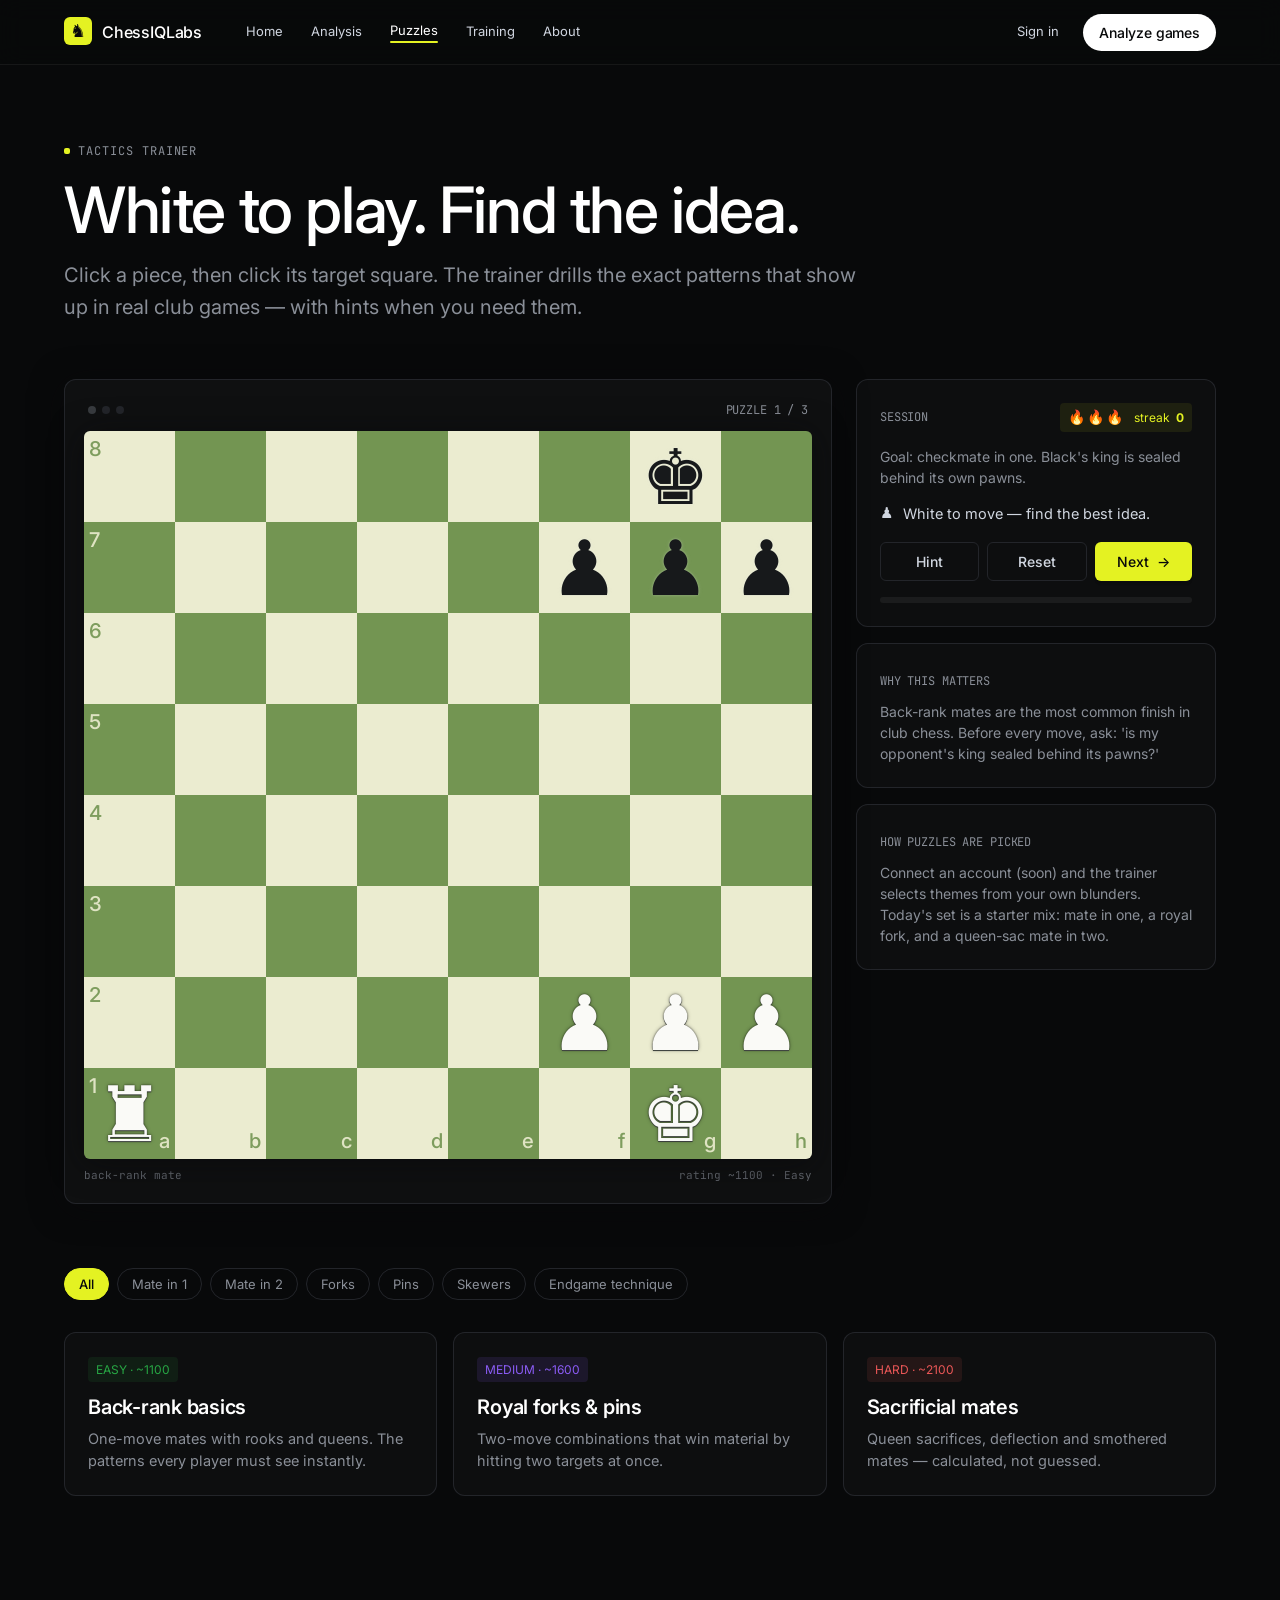
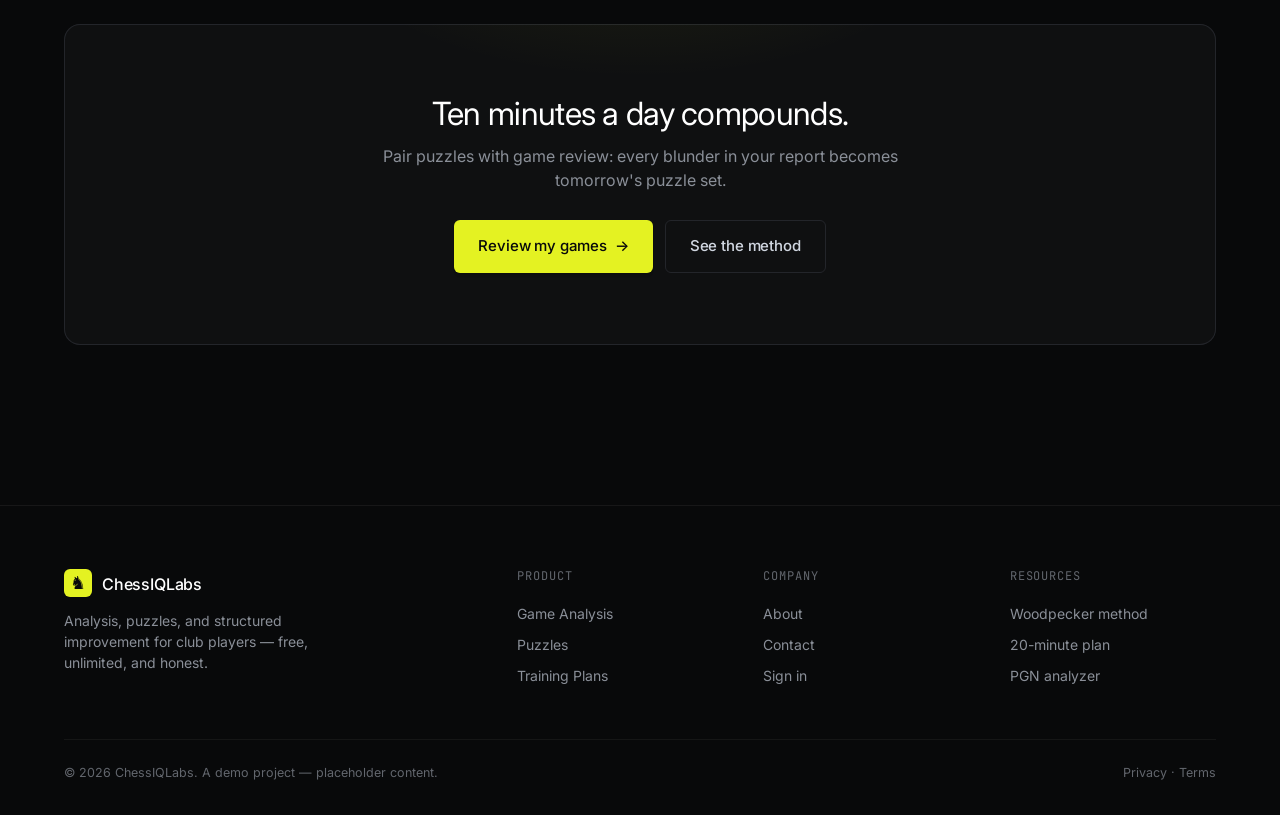
<file: puzzles.html>
<!DOCTYPE html>
<html lang="en">
<head>
  <meta charset="UTF-8" />
  <meta name="viewport" content="width=device-width, initial-scale=1.0" />
  <title>Puzzles — ChessIQLabs</title>
  <meta name="description" content="Free unlimited chess puzzles: mates, forks, and tactics sorted by theme and difficulty. Interactive board, hints and streaks." />
  <link rel="icon" href="data:image/svg+xml,<svg xmlns='http://www.w3.org/2000/svg' viewBox='0 0 100 100'><rect width='100' height='100' rx='20' fill='%23e4f222'/><text x='50' y='72' font-size='58' text-anchor='middle'>♞</text></svg>" />
  <link rel="preconnect" href="https://fonts.googleapis.com" />
  <link rel="preconnect" href="https://fonts.gstatic.com" crossorigin />
  <link href="https://fonts.googleapis.com/css2?family=Inter:wght@100..900&family=JetBrains+Mono:wght@400&display=swap" rel="stylesheet" />
  <link rel="stylesheet" href="css/style.css?v=8" />
</head>
<body data-page="puzzles">

  <header class="nav">
    <div class="nav-inner">
      <a href="index.html" class="logo"><span class="logo-glyph">♞</span>ChessIQLabs</a>
      <nav class="nav-links" aria-label="Primary">
        <a href="index.html">Home</a>
        <a href="analysis.html">Analysis</a>
        <a href="puzzles.html" class="active">Puzzles</a>
        <a href="training.html">Training</a>
        <a href="about.html">About</a>
      </nav>
      <div class="nav-spacer"></div>
      <div class="nav-cta">
        <a href="#" class="signin" data-signin>Sign in</a>
        <a href="analysis.html" class="btn btn-white">Analyze games</a>
      </div>
      <button class="hamburger" aria-label="Menu" aria-expanded="false"><span></span><span></span><span></span></button>
    </div>
  </header>
  <div class="mobile-menu">
    <a href="index.html">Home</a>
    <a href="analysis.html">Analysis</a>
    <a href="puzzles.html" class="active">Puzzles</a>
    <a href="training.html">Training</a>
    <a href="about.html">About</a>
    <a href="#" class="btn btn-lime" data-signin>Start solving — free</a>
  </div>

  <main>
    <section class="page-hero">
      <div class="container">
        <span class="eyebrow">Tactics trainer</span>
        <h1 class="h-hero">White to play. Find the idea.</h1>
        <p class="lead">Click a piece, then click its target square. The trainer drills the exact patterns that show up in real club games — with hints when you need them.</p>
      </div>
    </section>

    <!-- ======= TRAINER ======= -->
    <section class="section-sm" style="padding-top:8px">
      <div class="container puzzle-grid">
        <div>
          <div class="board-frame">
            <div class="frame-head">
              <div class="dot-row"><i></i><i></i><i></i></div>
              <span class="mono" id="puzzle-tag">PUZZLE 1 / 3</span>
            </div>
            <div class="board-wrap">
              <div class="board" id="puzzle-board"></div>
            </div>
            <div class="board-legend">
              <span id="puzzle-theme">back-rank mate</span>
              <span id="puzzle-rating">rating ~1100</span>
            </div>
          </div>
        </div>

        <div class="puzzle-side">
          <div class="card">
            <div style="display:flex; justify-content:space-between; align-items:center; margin-bottom:14px">
              <span class="mono">SESSION</span>
              <span class="badge badge-lime"><span class="streak-flames" id="streak-flames">🔥🔥🔥</span>&nbsp;streak <strong id="streak-num">0</strong></span>
            </div>
            <p style="font-size:14px; color:var(--color-fog)" id="puzzle-goal">
              Goal: checkmate in one. Black's king is trapped behind its own pawns.
            </p>
            <div class="puzzle-status" id="puzzle-status">
              <span class="ps-ico">♟</span><span id="status-text">White to move — find the best idea.</span>
            </div>
            <div class="puzzle-actions">
              <button class="btn btn-ghost" id="btn-hint">Hint</button>
              <button class="btn btn-ghost" id="btn-reset">Reset</button>
              <button class="btn btn-lime" id="btn-next" disabled>Next <span class="arrow">→</span></button>
            </div>
            <div class="progress-track"><div class="progress-fill" id="progress-fill"></div></div>
          </div>

          <div class="card">
            <span class="mono">WHY THIS MATTERS</span>
            <p style="font-size:14px; color:var(--color-fog); margin-top:10px" id="puzzle-lesson">
              Back-rank mates are the most common finish in club chess. Before every move, ask: "is my opponent's king sealed behind its pawns?"
            </p>
          </div>

          <div class="card">
            <span class="mono">HOW PUZZLES ARE PICKED</span>
            <p style="font-size:14px; color:var(--color-fog); margin-top:10px">
              Connect an account (soon) and the trainer selects themes from your own blunders. Today's set is a starter mix: mate in one, a royal fork, and a queen-sac mate in two.
            </p>
          </div>
        </div>
      </div>
    </section>

    <!-- ======= FILTERS (visual, wired to difficulty labels) ======= -->
    <section class="section-sm" style="padding-top:0">
      <div class="container">
        <div class="filter-row reveal">
          <button class="filter-chip active">All</button>
          <button class="filter-chip">Mate in 1</button>
          <button class="filter-chip">Mate in 2</button>
          <button class="filter-chip">Forks</button>
          <button class="filter-chip">Pins</button>
          <button class="filter-chip">Skewers</button>
          <button class="filter-chip">Endgame technique</button>
        </div>
        <div class="grid-3">
          <div class="card reveal"><div class="badge badge-green">EASY · ~1100</div><h3 class="h-card" style="margin-top:12px">Back-rank basics</h3><p>One-move mates with rooks and queens. The patterns every player must see instantly.</p></div>
          <div class="card reveal" style="--reveal-delay:.08s"><div class="badge badge-violet">MEDIUM · ~1600</div><h3 class="h-card" style="margin-top:12px">Royal forks &amp; pins</h3><p>Two-move combinations that win material by hitting two targets at once.</p></div>
          <div class="card reveal" style="--reveal-delay:.16s"><div class="badge badge-red">HARD · ~2100</div><h3 class="h-card" style="margin-top:12px">Sacrificial mates</h3><p>Queen sacrifices, deflection and smothered mates — calculated, not guessed.</p></div>
        </div>
      </div>
    </section>

    <!-- ======= CTA ======= -->
    <section class="section-sm">
      <div class="container">
        <div class="cta-band reveal">
          <h2 class="h-sub">Ten minutes a day compounds.</h2>
          <p>Pair puzzles with game review: every blunder in your report becomes tomorrow's puzzle set.</p>
          <div class="hero-actions">
            <a href="analysis.html" class="btn btn-lime btn-lg">Review my games <span class="arrow">→</span></a>
            <a href="training.html" class="btn btn-ghost btn-lg">See the method</a>
          </div>
        </div>
      </div>
    </section>
  </main>

  <footer>
    <div class="container">
      <div class="footer-grid">
        <div class="footer-brand">
          <a href="index.html" class="logo"><span class="logo-glyph">♞</span>ChessIQLabs</a>
          <p>Analysis, puzzles, and structured improvement for club players — free, unlimited, and honest.</p>
        </div>
        <div class="footer-col">
          <h4>Product</h4>
          <a href="analysis.html">Game Analysis</a>
          <a href="puzzles.html">Puzzles</a>
          <a href="training.html">Training Plans</a>
        </div>
        <div class="footer-col">
          <h4>Company</h4>
          <a href="about.html">About</a>
          <a href="about.html#contact">Contact</a>
          <a href="#" data-signin>Sign in</a>
        </div>
        <div class="footer-col">
          <h4>Resources</h4>
          <a href="training.html#woodpecker">Woodpecker method</a>
          <a href="training.html#plan">20-minute plan</a>
          <a href="analysis.html">PGN analyzer</a>
        </div>
      </div>
      <div class="footer-bottom">
        <span>© <span data-year>2026</span> ChessIQLabs. A demo project — placeholder content.</span>
        <span><a href="#">Privacy</a> · <a href="#">Terms</a></span>
      </div>
    </div>
  </footer>

  <script src="js/chess.js?v=8"></script>
  <script src="js/main.js?v=8"></script>
  <script src="js/puzzles.js?v=8"></script>
</body>
</html>
</file>
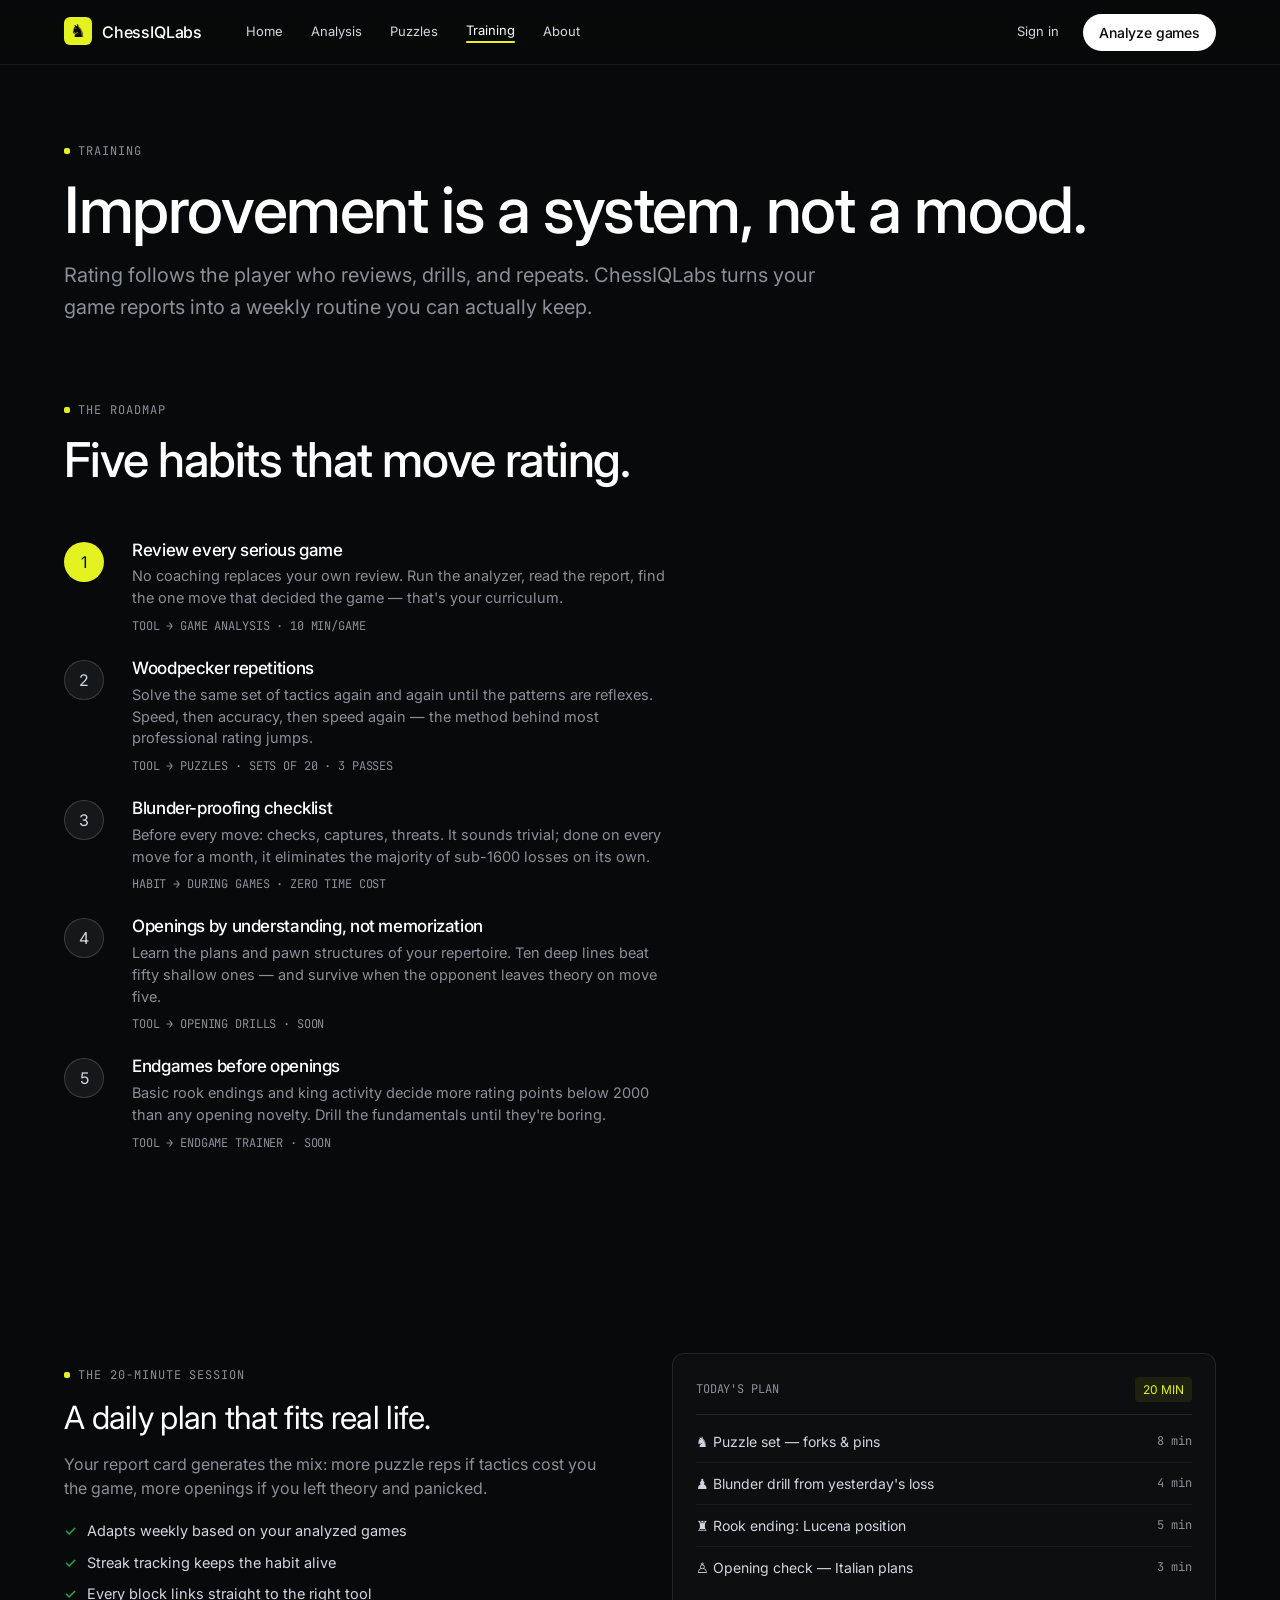
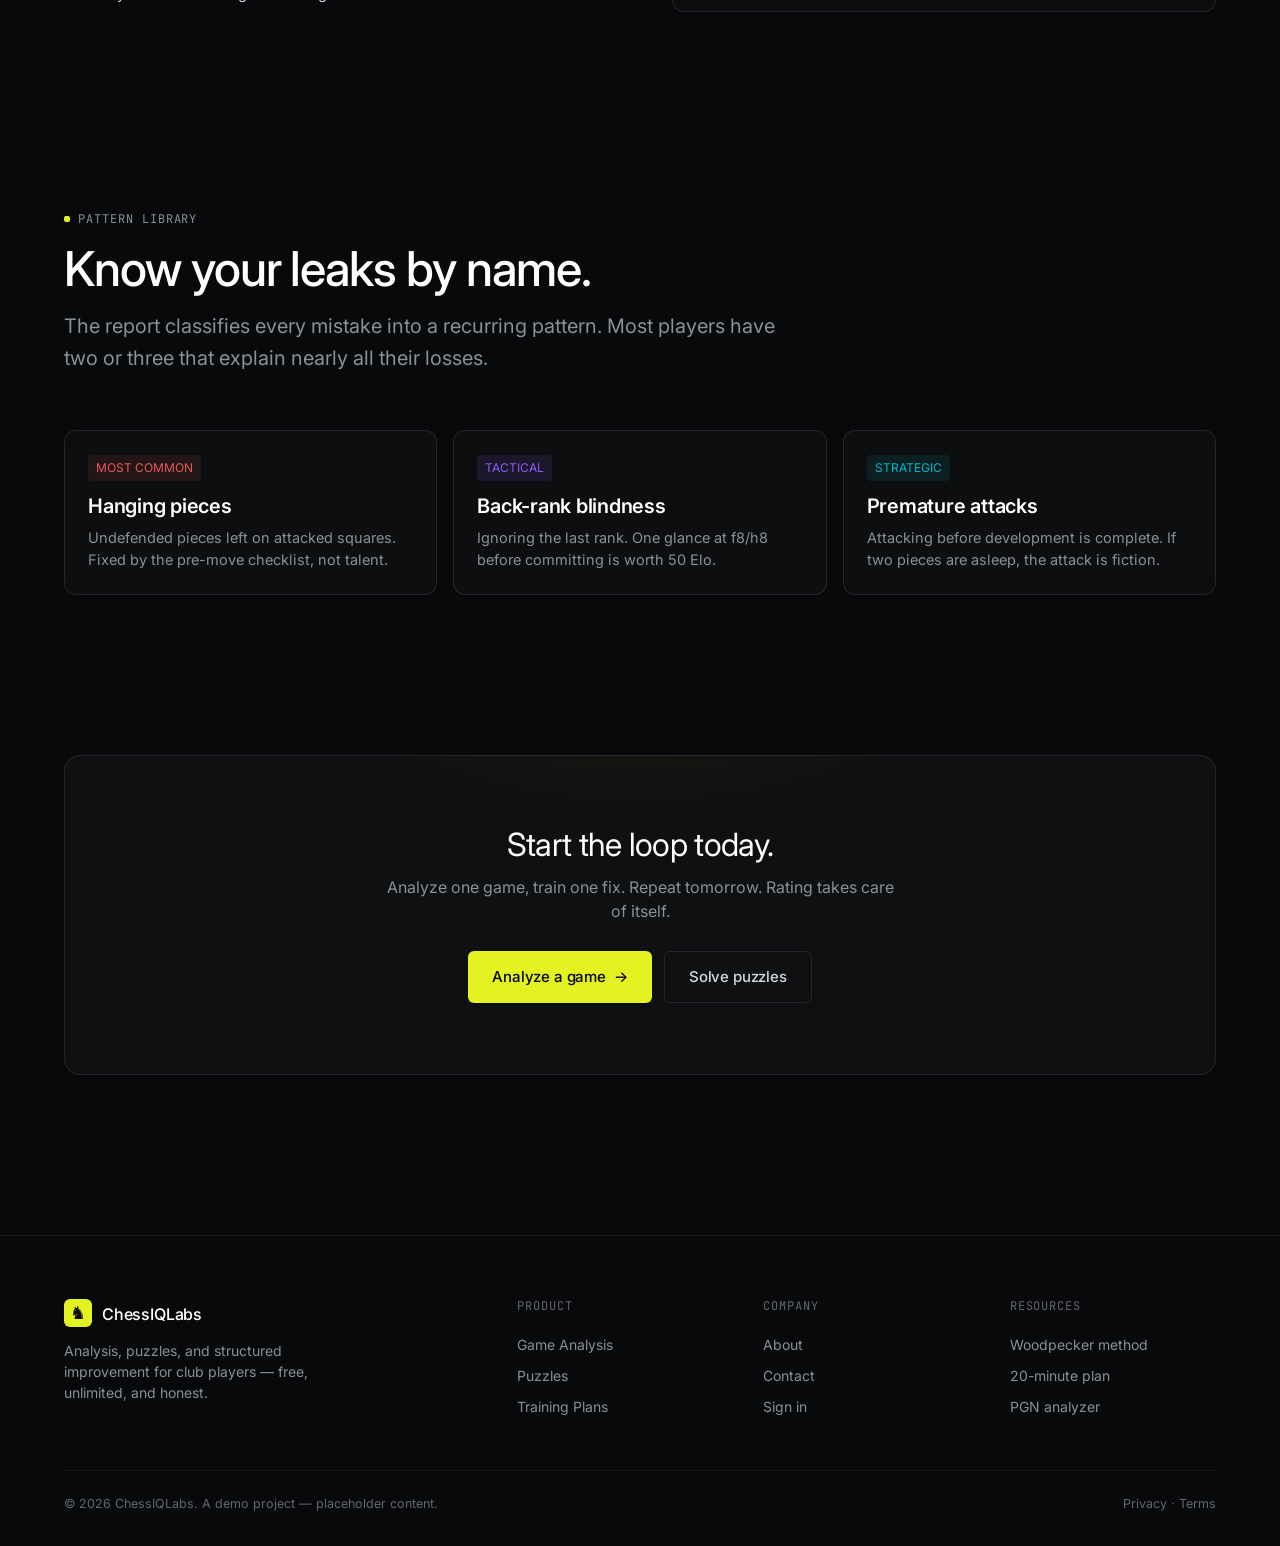
<file: training.html>
<!DOCTYPE html>
<html lang="en">
<head>
  <meta charset="UTF-8" />
  <meta name="viewport" content="width=device-width, initial-scale=1.0" />
  <title>Training Plans — ChessIQLabs</title>
  <meta name="description" content="Structured chess improvement: the Woodpecker method, blunder-proofing checklists, spaced-repetition openings and 20-minute daily sessions." />
  <link rel="icon" href="data:image/svg+xml,<svg xmlns='http://www.w3.org/2000/svg' viewBox='0 0 100 100'><rect width='100' height='100' rx='20' fill='%23e4f222'/><text x='50' y='72' font-size='58' text-anchor='middle'>♞</text></svg>" />
  <link rel="preconnect" href="https://fonts.googleapis.com" />
  <link rel="preconnect" href="https://fonts.gstatic.com" crossorigin />
  <link href="https://fonts.googleapis.com/css2?family=Inter:wght@100..900&family=JetBrains+Mono:wght@400&display=swap" rel="stylesheet" />
  <link rel="stylesheet" href="css/style.css?v=8" />
</head>
<body data-page="training">

  <header class="nav">
    <div class="nav-inner">
      <a href="index.html" class="logo"><span class="logo-glyph">♞</span>ChessIQLabs</a>
      <nav class="nav-links" aria-label="Primary">
        <a href="index.html">Home</a>
        <a href="analysis.html">Analysis</a>
        <a href="puzzles.html">Puzzles</a>
        <a href="training.html" class="active">Training</a>
        <a href="about.html">About</a>
      </nav>
      <div class="nav-spacer"></div>
      <div class="nav-cta">
        <a href="#" class="signin" data-signin>Sign in</a>
        <a href="analysis.html" class="btn btn-white">Analyze games</a>
      </div>
      <button class="hamburger" aria-label="Menu" aria-expanded="false"><span></span><span></span><span></span></button>
    </div>
  </header>
  <div class="mobile-menu">
    <a href="index.html">Home</a>
    <a href="analysis.html">Analysis</a>
    <a href="puzzles.html">Puzzles</a>
    <a href="training.html" class="active">Training</a>
    <a href="about.html">About</a>
    <a href="analysis.html" class="btn btn-lime">Start analyzing — free</a>
  </div>

  <main>
    <section class="page-hero">
      <div class="container">
        <span class="eyebrow">Training</span>
        <h1 class="h-hero">Improvement is a system, not a mood.</h1>
        <p class="lead">Rating follows the player who reviews, drills, and repeats. ChessIQLabs turns your game reports into a weekly routine you can actually keep.</p>
      </div>
    </section>

    <!-- ======= ROADMAP ======= -->
    <section class="section" style="padding-top:24px">
      <div class="container">
        <div class="section-head reveal">
          <span class="eyebrow">The roadmap</span>
          <h2 class="h-section">Five habits that move rating.</h2>
        </div>
        <div class="rail">
          <div class="rail-item reveal">
            <div class="rail-dot lime">1</div>
            <div class="rail-body">
              <h3>Review every serious game</h3>
              <p>No coaching replaces your own review. Run the analyzer, read the report, find the one move that decided the game — that's your curriculum.</p>
              <span class="mono">TOOL → GAME ANALYSIS · 10 MIN/GAME</span>
            </div>
          </div>
          <div class="rail-item reveal">
            <div class="rail-dot">2</div>
            <div class="rail-body">
              <h3 id="woodpecker">Woodpecker repetitions</h3>
              <p>Solve the same set of tactics again and again until the patterns are reflexes. Speed, then accuracy, then speed again — the method behind most professional rating jumps.</p>
              <span class="mono">TOOL → PUZZLES · SETS OF 20 · 3 PASSES</span>
            </div>
          </div>
          <div class="rail-item reveal">
            <div class="rail-dot">3</div>
            <div class="rail-body">
              <h3>Blunder-proofing checklist</h3>
              <p>Before every move: checks, captures, threats. It sounds trivial; done on every move for a month, it eliminates the majority of sub-1600 losses on its own.</p>
              <span class="mono">HABIT → DURING GAMES · ZERO TIME COST</span>
            </div>
          </div>
          <div class="rail-item reveal">
            <div class="rail-dot">4</div>
            <div class="rail-body">
              <h3>Openings by understanding, not memorization</h3>
              <p>Learn the plans and pawn structures of your repertoire. Ten deep lines beat fifty shallow ones — and survive when the opponent leaves theory on move five.</p>
              <span class="mono">TOOL → OPENING DRILLS · SOON</span>
            </div>
          </div>
          <div class="rail-item reveal">
            <div class="rail-dot">5</div>
            <div class="rail-body">
              <h3>Endgames before openings</h3>
              <p>Basic rook endings and king activity decide more rating points below 2000 than any opening novelty. Drill the fundamentals until they're boring.</p>
              <span class="mono">TOOL → ENDGAME TRAINER · SOON</span>
            </div>
          </div>
        </div>
      </div>
    </section>

    <!-- ======= DAILY PLAN ======= -->
    <section class="section" id="plan">
      <div class="container split">
        <div class="split-copy reveal">
          <span class="eyebrow">The 20-minute session</span>
          <h2 class="h-sub">A daily plan that fits real life.</h2>
          <p>Your report card generates the mix: more puzzle reps if tactics cost you the game, more openings if you left theory and panicked.</p>
          <ul class="check-list">
            <li>Adapts weekly based on your analyzed games</li>
            <li>Streak tracking keeps the habit alive</li>
            <li>Every block links straight to the right tool</li>
          </ul>
        </div>
        <div class="reveal" style="--reveal-delay:.1s">
          <div class="card plan-card">
            <div class="moves-head" style="border-bottom:1px solid var(--color-graphite); margin-bottom:6px; padding-bottom:12px">
              <span class="mono">TODAY'S PLAN</span>
              <span class="badge badge-lime">20 MIN</span>
            </div>
            <div class="day-row"><span>♞ Puzzle set — forks &amp; pins</span><span class="d-time">8 min</span></div>
            <div class="day-row"><span>♟ Blunder drill from yesterday's loss</span><span class="d-time">4 min</span></div>
            <div class="day-row"><span>♜ Rook ending: Lucena position</span><span class="d-time">5 min</span></div>
            <div class="day-row"><span>♙ Opening check — Italian plans</span><span class="d-time">3 min</span></div>
          </div>
        </div>
      </div>
    </section>

    <!-- ======= MISTAKE TAXONOMY ======= -->
    <section class="section">
      <div class="container">
        <div class="section-head reveal">
          <span class="eyebrow">Pattern library</span>
          <h2 class="h-section">Know your leaks by name.</h2>
          <p class="lead">The report classifies every mistake into a recurring pattern. Most players have two or three that explain nearly all their losses.</p>
        </div>
        <div class="grid-3">
          <div class="card reveal"><div class="badge badge-red">MOST COMMON</div><h3 class="h-card" style="margin-top:12px">Hanging pieces</h3><p>Undefended pieces left on attacked squares. Fixed by the pre-move checklist, not talent.</p></div>
          <div class="card reveal" style="--reveal-delay:.08s"><div class="badge badge-violet">TACTICAL</div><h3 class="h-card" style="margin-top:12px">Back-rank blindness</h3><p>Ignoring the last rank. One glance at f8/h8 before committing is worth 50 Elo.</p></div>
          <div class="card reveal" style="--reveal-delay:.16s"><div class="badge badge-teal">STRATEGIC</div><h3 class="h-card" style="margin-top:12px">Premature attacks</h3><p>Attacking before development is complete. If two pieces are asleep, the attack is fiction.</p></div>
        </div>
      </div>
    </section>

    <!-- ======= CTA ======= -->
    <section class="section-sm">
      <div class="container">
        <div class="cta-band reveal">
          <h2 class="h-sub">Start the loop today.</h2>
          <p>Analyze one game, train one fix. Repeat tomorrow. Rating takes care of itself.</p>
          <div class="hero-actions">
            <a href="analysis.html" class="btn btn-lime btn-lg">Analyze a game <span class="arrow">→</span></a>
            <a href="puzzles.html" class="btn btn-ghost btn-lg">Solve puzzles</a>
          </div>
        </div>
      </div>
    </section>
  </main>

  <footer>
    <div class="container">
      <div class="footer-grid">
        <div class="footer-brand">
          <a href="index.html" class="logo"><span class="logo-glyph">♞</span>ChessIQLabs</a>
          <p>Analysis, puzzles, and structured improvement for club players — free, unlimited, and honest.</p>
        </div>
        <div class="footer-col">
          <h4>Product</h4>
          <a href="analysis.html">Game Analysis</a>
          <a href="puzzles.html">Puzzles</a>
          <a href="training.html">Training Plans</a>
        </div>
        <div class="footer-col">
          <h4>Company</h4>
          <a href="about.html">About</a>
          <a href="about.html#contact">Contact</a>
          <a href="#" data-signin>Sign in</a>
        </div>
        <div class="footer-col">
          <h4>Resources</h4>
          <a href="#woodpecker">Woodpecker method</a>
          <a href="#plan">20-minute plan</a>
          <a href="analysis.html">PGN analyzer</a>
        </div>
      </div>
      <div class="footer-bottom">
        <span>© <span data-year>2026</span> ChessIQLabs. A demo project — placeholder content.</span>
        <span><a href="#">Privacy</a> · <a href="#">Terms</a></span>
      </div>
    </div>
  </footer>

  <script src="js/chess.js?v=8"></script>
  <script src="js/main.js?v=8"></script>
</body>
</html>
</file>
<file: css/style.css>
/* ============================================================
   ChessIQLabs — Design System
   Dark "midnight precision" system: near-black surfaces,
   paper-white type, one electric lime accent, hairline borders.
   ============================================================ */

/* ---------- Tokens ---------- */
:root {
  /* Colors */
  --color-void: #08090a;
  --color-carbon: #0f1011;
  --color-obsidian: #161718;
  --color-graphite: #23252a;
  --color-smoke: #383b3f;
  --color-ash: #62666d;
  --color-fog: #8a8f98;
  --color-mist: #d0d6e0;
  --color-bone: #e5e5e6;
  --color-paper: #ffffff;
  --color-acid-lime: #e4f222;
  --color-pulse-green: #27a644;
  --color-coral-red: #eb5757;
  --color-signal-teal: #02b8cc;
  --color-iris-violet: #6366f1;
  --color-lavender: #8b5cf6;

  /* Typography */
  --font-sans: 'Inter', ui-sans-serif, system-ui, -apple-system, BlinkMacSystemFont, "Segoe UI", Roboto, sans-serif;
  --font-mono: 'JetBrains Mono', ui-monospace, SFMono-Regular, Menlo, Consolas, monospace;

  /* Radii */
  --radius-cards: 12px;
  --radius-buttons: 6px;
  --radius-inputs: 6px;
  --radius-pills: 9999px;
  --radius-badges: 4px;

  /* Shadows — hairline borders do the separating, shadows stay subtle */
  --shadow-sm: rgba(0, 0, 0, 0.4) 0px 2px 4px 0px;
  --shadow-xl: rgba(8, 9, 10, 0.6) 0px 4px 32px 0px;
  --inset-border: inset 0 0 0 1px var(--color-graphite);

  /* Layout */
  --page-max-width: 1200px;
  --section-gap: 96px;

  /* Board squares — chess.com-style green board */
  --sq-light: #ebecd0;
  --sq-dark: #739552;
}

/* ---------- Reset / Base ---------- */
*, *::before, *::after { box-sizing: border-box; margin: 0; padding: 0; }

html { scroll-behavior: smooth; }

body {
  background: var(--color-void);
  color: var(--color-mist);
  font-family: var(--font-sans);
  font-size: 16px;
  font-weight: 400;
  line-height: 1.5;
  -webkit-font-smoothing: antialiased;
  text-rendering: optimizeLegibility;
  overflow-x: hidden;
}

img, svg { display: block; max-width: 100%; }

a { color: inherit; text-decoration: none; }

button {
  font-family: inherit;
  cursor: pointer;
  border: 0;
  background: none;
  color: inherit;
}

::selection { background: var(--color-acid-lime); color: var(--color-void); }

/* ---------- Typography scale ---------- */
h1, h2, h3, h4 { color: var(--color-paper); font-weight: 510; letter-spacing: -0.022em; line-height: 1.05; }

.h-display { font-size: clamp(42px, 6.4vw, 72px); }
.h-hero    { font-size: clamp(38px, 5.6vw, 64px); }
.h-section { font-size: clamp(32px, 4.4vw, 48px); }
.h-sub     { font-size: clamp(26px, 3.2vw, 32px); font-weight: 400; letter-spacing: -0.022em; line-height: 1.13; }
.h-card    { font-size: 20px; font-weight: 590; letter-spacing: -0.012em; line-height: 1.33; }

.lead { font-size: clamp(17px, 2vw, 20px); line-height: 1.6; color: var(--color-fog); max-width: 62ch; }
.body-muted { color: var(--color-fog); }

.mono {
  font-family: var(--font-mono);
  font-size: 12px;
  letter-spacing: -0.13px;
  color: var(--color-fog);
  font-feature-settings: "cv01" on, "ss03" on, "zero" on;
}

.eyebrow {
  display: inline-flex;
  align-items: center;
  gap: 8px;
  font-family: var(--font-mono);
  font-size: 12px;
  letter-spacing: 0.08em;
  text-transform: uppercase;
  color: var(--color-fog);
}
.eyebrow::before {
  content: "";
  width: 6px; height: 6px;
  border-radius: 2px;
  background: var(--color-acid-lime);
}

/* ---------- Layout ---------- */
.container {
  max-width: var(--page-max-width);
  margin: 0 auto;
  padding: 0 24px;
}

.section { padding: var(--section-gap) 0; }
.section-sm { padding: 64px 0; }

.section-head { max-width: 720px; margin-bottom: 56px; }
.section-head .eyebrow { margin-bottom: 16px; }
.section-head p { margin-top: 16px; }

/* ---------- Buttons ---------- */
.btn {
  display: inline-flex;
  align-items: center;
  justify-content: center;
  gap: 8px;
  font-size: 14px;
  font-weight: 510;
  letter-spacing: -0.011em;
  border-radius: var(--radius-buttons);
  padding: 10px 16px;
  transition: transform .15s ease, background .2s ease, border-color .2s ease, color .2s ease, box-shadow .2s ease;
  white-space: nowrap;
}
.btn:active { transform: translateY(1px) scale(.99); }
.btn .arrow { transition: transform .2s ease; }
.btn:hover .arrow { transform: translateX(3px); }

.btn-lime {
  background: var(--color-acid-lime);
  color: var(--color-void);
  box-shadow: rgba(0,0,0,.01) 0 5px 2px 0, rgba(0,0,0,.04) 0 3px 2px 0, rgba(0,0,0,.07) 0 1px 1px 0;
}
.btn-lime:hover { background: #eeff45; }

.btn-ghost {
  background: transparent;
  color: var(--color-mist);
  border: 1px solid var(--color-graphite);
}
.btn-ghost:hover { border-color: var(--color-smoke); color: var(--color-paper); }

.btn-white {
  background: var(--color-paper);
  color: var(--color-void);
  border-radius: var(--radius-pills);
  padding: 8px 16px;
}
.btn-white:hover { background: var(--color-bone); }

.btn-lg { padding: 14px 24px; font-size: 15px; }

/* ---------- Badges / pills ---------- */
.badge {
  display: inline-flex;
  align-items: center;
  gap: 6px;
  background: rgba(255,255,255,.05);
  color: var(--color-fog);
  border-radius: var(--radius-badges);
  padding: 3px 8px;
  font-size: 12px;
  font-weight: 400;
  line-height: 1.6;
}
.badge-lime   { color: var(--color-acid-lime); background: rgba(228,242,34,.08); }
.badge-green  { color: var(--color-pulse-green); background: rgba(39,166,68,.1); }
.badge-red    { color: var(--color-coral-red); background: rgba(235,87,87,.1); }
.badge-violet { color: var(--color-lavender); background: rgba(139,92,246,.12); }
.badge-teal   { color: var(--color-signal-teal); background: rgba(2,184,204,.1); }

.pill {
  background: rgba(255,255,255,.05);
  color: var(--color-mist);
  border-radius: var(--radius-pills);
  padding: 4px 12px;
  font-size: 12px;
}

/* ---------- Navigation ---------- */
.nav {
  position: fixed;
  inset: 0 0 auto 0;
  z-index: 100;
  background: rgba(8,9,10,.78);
  backdrop-filter: blur(12px);
  -webkit-backdrop-filter: blur(12px);
  border-bottom: 1px solid rgba(255,255,255,.06);
}
.nav-inner {
  max-width: var(--page-max-width);
  margin: 0 auto;
  padding: 0 24px;
  height: 64px;
  display: flex;
  align-items: center;
  gap: 24px;
}
.logo {
  display: inline-flex;
  align-items: center;
  gap: 10px;
  font-size: 16px;
  font-weight: 510;
  letter-spacing: -0.011em;
  color: var(--color-paper);
}
.logo-glyph {
  width: 28px; height: 28px;
  border-radius: 6px;
  background: var(--color-acid-lime);
  color: var(--color-void);
  display: grid;
  place-items: center;
  font-size: 18px;
  line-height: 1;
  transform: translateY(-1px);
}
.nav-links {
  display: flex;
  align-items: center;
  gap: 4px;
  margin-left: 8px;
}
.nav-links a {
  color: var(--color-mist);
  font-size: 13px;
  font-weight: 400;
  padding: 8px 12px;
  border-radius: var(--radius-buttons);
  transition: color .15s ease, background .15s ease;
}
.nav-links a:hover { color: var(--color-paper); background: rgba(255,255,255,.04); }
.nav-links a.active { color: var(--color-paper); }
.nav-links a.active::after {
  content: "";
  display: block;
  height: 2px;
  margin-top: 1px;
  border-radius: 1px;
  background: var(--color-acid-lime);
}
.nav-spacer { flex: 1; }
.nav-cta { display: flex; align-items: center; gap: 12px; }
.nav-cta .signin {
  color: var(--color-mist);
  font-size: 13px;
  padding: 8px 12px;
  border-radius: var(--radius-buttons);
}
.nav-cta .signin:hover { color: var(--color-paper); background: rgba(255,255,255,.04); }

.hamburger {
  display: none;
  width: 40px; height: 40px;
  border-radius: var(--radius-buttons);
  border: 1px solid var(--color-graphite);
  position: relative;
}
.hamburger span {
  position: absolute;
  left: 10px; right: 10px;
  height: 1.5px;
  background: var(--color-mist);
  transition: transform .25s ease, opacity .2s ease;
}
.hamburger span:nth-child(1) { top: 14px; }
.hamburger span:nth-child(2) { top: 19px; }
.hamburger span:nth-child(3) { top: 24px; }
.hamburger.open span:nth-child(1) { transform: translateY(5px) rotate(45deg); }
.hamburger.open span:nth-child(2) { opacity: 0; }
.hamburger.open span:nth-child(3) { transform: translateY(-5px) rotate(-45deg); }

.mobile-menu {
  display: none;
  position: fixed;
  top: 64px; left: 0; right: 0;
  z-index: 99;
  background: rgba(8,9,10,.97);
  border-bottom: 1px solid var(--color-graphite);
  padding: 12px 24px 24px;
}
.mobile-menu.open { display: block; }
.mobile-menu a {
  display: block;
  padding: 14px 4px;
  font-size: 16px;
  color: var(--color-mist);
  border-bottom: 1px solid rgba(255,255,255,.05);
}
.mobile-menu a.active { color: var(--color-paper); }
.mobile-menu .btn { width: 100%; margin-top: 16px; }

main { padding-top: 64px; }

/* ---------- Hero ---------- */
.hero {
  position: relative;
  padding: 96px 0 72px;
  overflow: hidden;
}
.hero::before {
  /* atmospheric gradient floor */
  content: "";
  position: absolute;
  inset: auto -20% -40% -20%;
  height: 120%;
  background:
    radial-gradient(600px 400px at 70% 30%, rgba(228,242,34,.05), transparent 65%),
    radial-gradient(900px 600px at 50% 110%, rgba(208,214,224,.07), transparent 70%);
  pointer-events: none;
}
.hero-grid {
  position: relative;
  display: grid;
  grid-template-columns: minmax(0, 1.05fr) minmax(0, .95fr);
  gap: 64px;
  align-items: center;
}
.hero-copy .badge-lime { margin-bottom: 24px; }
.hero-copy h1 { margin-bottom: 20px; }
.hero-copy .lead { margin-bottom: 32px; }
.hero-actions { display: flex; flex-wrap: wrap; gap: 12px; margin-bottom: 28px; }
.hero-meta { display: flex; flex-wrap: wrap; gap: 20px; }
.hero-meta span { display: inline-flex; align-items: center; gap: 8px; }
.hero-meta .tick { color: var(--color-pulse-green); }

/* Hero board frame */
.board-frame {
  background: var(--color-carbon);
  border-radius: var(--radius-cards);
  box-shadow: var(--inset-border), var(--shadow-xl);
  padding: 20px;
  position: relative;
}
.board-frame .frame-head {
  display: flex;
  justify-content: space-between;
  align-items: center;
  padding: 2px 4px 12px;
}
.board-frame .frame-head .dot-row { display: flex; gap: 6px; }
.board-frame .frame-head .dot-row i {
  width: 8px; height: 8px; border-radius: 50%;
  background: var(--color-graphite);
}
.board-frame .frame-head .dot-row i:first-child { background: var(--color-smoke); }

.float-chip {
  position: absolute;
  z-index: 5;
  background: rgba(15,16,17,.92);
  border: 1px solid var(--color-graphite);
  border-radius: var(--radius-cards);
  padding: 10px 14px;
  display: flex;
  align-items: center;
  gap: 10px;
  box-shadow: var(--shadow-xl);
  animation: floaty 5s ease-in-out infinite;
}
.float-chip .fc-label { font-size: 11px; color: var(--color-fog); display: block; }
.float-chip .fc-value { font-size: 15px; font-weight: 590; color: var(--color-paper); letter-spacing: -0.011em; }
.float-chip .fc-ico {
  width: 32px; height: 32px;
  border-radius: 8px;
  display: grid; place-items: center;
  font-size: 16px;
  background: rgba(228,242,34,.1);
  color: var(--color-acid-lime);
}
.float-chip .fc-ico.alt { background: rgba(2,184,204,.12); color: var(--color-signal-teal); }
.chip-1 { top: -18px; right: -14px; }
.chip-2 { bottom: 34px; left: -26px; animation-delay: 2.2s; }

@keyframes floaty {
  0%, 100% { transform: translateY(0); }
  50% { transform: translateY(-8px); }
}

/* ---------- Trust strip ---------- */
.trust-row {
  display: flex;
  flex-wrap: wrap;
  justify-content: center;
  gap: 16px 48px;
  padding: 32px 0;
  border-top: 1px solid rgba(255,255,255,.05);
  border-bottom: 1px solid rgba(255,255,255,.05);
}
.trust-row span {
  color: var(--color-ash);
  font-family: var(--font-mono);
  font-size: 12px;
  letter-spacing: .04em;
  text-transform: uppercase;
}

/* ---------- Cards & grids ---------- */
.grid-3 {
  display: grid;
  grid-template-columns: repeat(3, 1fr);
  gap: 16px;
}
.grid-2 {
  display: grid;
  grid-template-columns: repeat(2, 1fr);
  gap: 16px;
}
.card {
  background: rgba(255,255,255,.02);
  border-radius: var(--radius-cards);
  box-shadow: var(--inset-border);
  padding: 24px;
  transition: transform .25s ease, box-shadow .25s ease, background .25s ease;
}
.card:hover {
  transform: translateY(-3px);
  background: rgba(255,255,255,.03);
  box-shadow: inset 0 0 0 1px var(--color-smoke), var(--shadow-sm);
}
.card-icon {
  width: 40px; height: 40px;
  border-radius: 8px;
  display: grid; place-items: center;
  font-size: 20px;
  margin-bottom: 20px;
  background: rgba(255,255,255,.05);
  box-shadow: inset 0 0 0 1px rgba(255,255,255,.06);
}
.card h3 { margin-bottom: 8px; }
.card p { color: var(--color-fog); font-size: 14.5px; }
.card .card-link {
  display: inline-flex;
  align-items: center;
  gap: 6px;
  margin-top: 16px;
  font-size: 13px;
  color: var(--color-mist);
}
.card .card-link:hover { color: var(--color-acid-lime); }
.card.feature-lime { box-shadow: inset 0 0 0 1px rgba(228,242,34,.35); }

/* ---------- Steps ---------- */
.steps {
  display: grid;
  grid-template-columns: repeat(3, 1fr);
  gap: 24px;
}
.step { position: relative; padding-top: 24px; border-top: 1px solid var(--color-graphite); }
.step-num {
  font-family: var(--font-mono);
  font-size: 12px;
  color: var(--color-acid-lime);
  display: block;
  margin-bottom: 12px;
}
.step h3 { font-size: 20px; margin-bottom: 8px; }
.step p { color: var(--color-fog); font-size: 14.5px; }

/* ---------- Split feature ---------- */
.split {
  display: grid;
  grid-template-columns: 1fr 1fr;
  gap: 64px;
  align-items: center;
}
.split.rev .split-copy { order: 2; }
.split-copy .eyebrow { margin-bottom: 16px; }
.split-copy h2 { margin-bottom: 16px; }
.split-copy p { color: var(--color-fog); margin-bottom: 16px; }
.check-list { display: grid; gap: 10px; margin-top: 20px; }
.check-list li {
  list-style: none;
  display: flex;
  gap: 10px;
  align-items: flex-start;
  font-size: 14.5px;
  color: var(--color-mist);
}
.check-list li::before { content: "✓"; color: var(--color-pulse-green); font-weight: 510; }

/* ---------- Eval graph (CSS mock + live) ---------- */
.eval-graph {
  background: var(--color-carbon);
  border-radius: var(--radius-cards);
  box-shadow: var(--inset-border);
  padding: 24px;
}
.eval-graph .eg-head {
  display: flex;
  justify-content: space-between;
  margin-bottom: 16px;
  font-family: var(--font-mono);
  font-size: 11px;
  color: var(--color-fog);
}
.eval-bars {
  display: flex;
  align-items: flex-end;
  gap: 4px;
  height: 160px;
  position: relative;
}
.eval-bars::before {
  content: "";
  position: absolute;
  left: 0; right: 0; top: 50%;
  height: 1px;
  background: var(--color-smoke);
}
.eval-bar {
  flex: 1;
  border-radius: 2px 2px 0 0;
  background: rgba(255,255,255,.14);
  position: relative;
  transform-origin: bottom;
  animation: growBar 1s cubic-bezier(.2,.8,.2,1) backwards;
}
.eval-bar.hot { background: var(--color-acid-lime); }
.eval-bar.blunder { background: var(--color-coral-red); }
.eval-bar.below {
  transform: scaleY(-1);
  transform-origin: center;
  animation: growBarBlack 1s cubic-bezier(.2,.8,.2,1) backwards;
}
@keyframes growBar { from { transform: scaleY(0); } to { transform: scaleY(1); } }
@keyframes growBarBlack { from { transform: scaleY(0); } to { transform: scaleY(-1); } }

/* ---------- Stats band ---------- */
.stats {
  display: grid;
  grid-template-columns: repeat(4, 1fr);
  gap: 16px;
  text-align: left;
}
.stat {
  padding: 24px;
  border-left: 1px solid var(--color-graphite);
}
.stat-num {
  font-size: clamp(32px, 4vw, 48px);
  font-weight: 510;
  letter-spacing: -0.022em;
  color: var(--color-paper);
  line-height: 1;
  font-variant-numeric: tabular-nums;
}
.stat-num em { font-style: normal; color: var(--color-acid-lime); }
.stat-label { margin-top: 8px; color: var(--color-fog); font-size: 13px; }

/* ---------- Quotes ---------- */
.quotes { display: grid; grid-template-columns: repeat(3, 1fr); gap: 16px; }
.quote { display: flex; flex-direction: column; gap: 16px; }
.quote blockquote { color: var(--color-mist); font-size: 15px; line-height: 1.6; }
.quote .q-author { display: flex; align-items: center; gap: 12px; margin-top: auto; }
.q-avatar {
  width: 36px; height: 36px;
  border-radius: var(--radius-pills);
  background: var(--color-obsidian);
  box-shadow: inset 0 0 0 1px var(--color-smoke);
  display: grid; place-items: center;
  font-size: 15px; color: var(--color-fog);
  font-weight: 590;
}
.q-author .qa-name { font-size: 13.5px; color: var(--color-paper); }
.q-author .qa-meta { font-size: 12px; color: var(--color-ash); }

/* ---------- FAQ ---------- */
.faq { display: grid; gap: 8px; max-width: 760px; }
.faq-item {
  background: rgba(255,255,255,.02);
  border-radius: var(--radius-cards);
  box-shadow: var(--inset-border);
  overflow: hidden;
}
.faq-q {
  width: 100%;
  display: flex;
  justify-content: space-between;
  align-items: center;
  gap: 16px;
  padding: 18px 20px;
  font-size: 15px;
  font-weight: 510;
  color: var(--color-paper);
  text-align: left;
  letter-spacing: -0.011em;
}
.faq-q .chev {
  transition: transform .25s ease;
  color: var(--color-fog);
  font-size: 14px;
  flex-shrink: 0;
}
.faq-item.open .chev { transform: rotate(45deg); color: var(--color-acid-lime); }
.faq-a {
  max-height: 0;
  overflow: hidden;
  transition: max-height .3s ease;
}
.faq-a p { padding: 0 20px 18px; color: var(--color-fog); font-size: 14.5px; }

/* ---------- CTA band ---------- */
.cta-band {
  position: relative;
  background: var(--color-carbon);
  border-radius: 16px;
  box-shadow: var(--inset-border);
  padding: clamp(40px, 6vw, 72px);
  text-align: center;
  overflow: hidden;
}
.cta-band::before {
  content: "";
  position: absolute;
  inset: -40% -20% auto;
  height: 120%;
  background: radial-gradient(500px 260px at 50% 0%, rgba(228,242,34,.09), transparent 70%);
  pointer-events: none;
}
.cta-band h2 { position: relative; margin-bottom: 12px; }
.cta-band p { position: relative; color: var(--color-fog); max-width: 52ch; margin: 0 auto 28px; }
.cta-band .hero-actions { justify-content: center; margin: 0; position: relative; }
.cta-band .mono { position: relative; display: block; margin-top: 16px; }

/* ---------- Page hero (inner pages) ---------- */
.page-hero { padding: 72px 0 48px; }
.page-hero h1 { margin: 16px 0 16px; }
.page-hero .lead { margin-bottom: 0; }

/* ---------- Forms ---------- */
.input, select.input {
  width: 100%;
  background: rgba(255,255,255,.02);
  border: 1px solid rgba(255,255,255,.08);
  color: var(--color-mist);
  border-radius: var(--radius-inputs);
  padding: 12px 14px;
  font-family: inherit;
  font-size: 14px;
  outline: none;
  transition: border-color .2s ease, background .2s ease;
}
.input::placeholder { color: var(--color-ash); }
.input:focus { border-color: var(--color-mist); background: rgba(255,255,255,.03); }
textarea.input { resize: vertical; min-height: 120px; }

.field { display: grid; gap: 8px; margin-bottom: 16px; }
.field label { font-size: 13px; color: var(--color-mist); }

.form-card {
  background: var(--color-carbon);
  border-radius: var(--radius-cards);
  box-shadow: var(--inset-border);
  padding: 24px;
}

/* Toast */
.toast {
  position: fixed;
  bottom: 24px; left: 50%;
  transform: translate(-50%, 20px);
  background: var(--color-obsidian);
  border: 1px solid var(--color-smoke);
  color: var(--color-paper);
  padding: 12px 20px;
  border-radius: var(--radius-cards);
  font-size: 14px;
  box-shadow: var(--shadow-xl);
  opacity: 0;
  pointer-events: none;
  transition: opacity .25s ease, transform .25s ease;
  z-index: 200;
  display: flex;
  align-items: center;
  gap: 10px;
}
.toast.show { opacity: 1; transform: translate(-50%, 0); }
.toast .t-dot { width: 8px; height: 8px; border-radius: 50%; background: var(--color-acid-lime); }

/* ============================================================
   CHESS BOARD
   ============================================================ */
.board-wrap {
  container-type: inline-size;
  width: 100%;
}
.board {
  position: relative;
  display: grid;
  grid-template-columns: repeat(8, 1fr);
  grid-template-rows: repeat(8, 1fr);
  aspect-ratio: 1;
  width: 100%;
  border-radius: 6px;
  overflow: hidden;
  box-shadow: inset 0 0 0 1px rgba(255,255,255,.08), var(--shadow-xl);
  user-select: none;
}
.sq {
  position: relative;
  display: grid;
  place-items: center;
  cursor: default;
}
.sq.light { background: var(--sq-light); }
.sq.dark  { background: var(--sq-dark); }
.sq.clickable { cursor: pointer; }
.sq.last::after {
  content: "";
  position: absolute; inset: 0;
  background: rgba(228,242,34,.28);
}
.sq.sel::after {
  content: "";
  position: absolute; inset: 0;
  background: rgba(228,242,34,.45);
  box-shadow: inset 0 0 0 2px var(--color-acid-lime);
}
.sq.target::after {
  content: "";
  position: absolute;
  width: 26%; height: 26%;
  border-radius: 50%;
  background: rgba(228,242,34,.55);
}
.sq.target.capture::after {
  width: 82%; height: 82%;
  border-radius: 50%;
  background: none;
  box-shadow: inset 0 0 0 4px rgba(235,87,87,.7);
}
.sq.hint-sq::after {
  content: "";
  position: absolute; inset: 0;
  background: rgba(2,184,204,.35);
  box-shadow: inset 0 0 0 2px var(--color-signal-teal);
}
.sq.wrong::after {
  content: "";
  position: absolute; inset: 0;
  background: rgba(235,87,87,.4);
}
.sq .coord {
  position: absolute;
  font-size: 10px;      /* fallback for browsers without container queries */
  font-size: 2.8cqw;    /* ~10px on a 380px board — chess.com label size */
  font-weight: 510;
  font-family: var(--font-sans);
  opacity: .9;
  pointer-events: none;
}
.sq .coord.file { bottom: 3%; right: 5%; }
.sq .coord.rank { top: 3%; left: 5%; }
.sq.light .coord { color: #739552; }
.sq.dark .coord { color: #ebecd0; }

.piece {
  font-size: 40px;      /* fallback for browsers without container queries */
  font-size: 10.5cqw;   /* fallback glyph sizing */
  line-height: 1;
  pointer-events: none;
  font-family: "Segoe UI Symbol", "Noto Sans Symbols 2", var(--font-sans);
}

/* Animated piece layer — pieces live on the board, not in squares,
   so transforms slide them smoothly between positions */
.bpiece {
  position: absolute;
  top: 0;
  left: 0;
  width: 12.5%;
  height: 12.5%;
  display: grid;
  place-items: center;
  pointer-events: none;
  z-index: 3;
  transition: transform .24s cubic-bezier(.25, .9, .35, 1), opacity .2s ease;
  will-change: transform;
}
.bpiece.enter { opacity: 0; transition: transform .24s cubic-bezier(.25,.9,.35,1), opacity .25s ease; }
.bpiece.exit  { opacity: 0; }
.bpiece .piece-img {
  width: 88%;
  height: 88%;
  user-select: none;
}
.piece.white {
  color: #fafaf7;
  text-shadow: 0 1px 0 #3a3f3b, 0 0 2px rgba(0,0,0,.65), 0 0 4px rgba(0,0,0,.3);
}
.piece.black {
  color: #17191b;
  text-shadow: 0 0 2px rgba(230,235,230,.35), 0 0 4px rgba(230,235,230,.18);
}

.board-legend {
  display: flex;
  justify-content: space-between;
  margin-top: 8px;
  font-family: var(--font-mono);
  font-size: 11px;
  color: var(--color-ash);
}

@keyframes shake {
  0%, 100% { transform: translateX(0); }
  20%, 60% { transform: translateX(-5px); }
  40%, 80% { transform: translateX(5px); }
}
.board.shake { animation: shake .35s ease; }

/* ============================================================
   ANALYSIS PAGE
   ============================================================ */
.analysis-grid {
  display: grid;
  grid-template-columns: minmax(0, 1fr) minmax(0, 380px);
  gap: 24px;
  align-items: start;
}
.moves-panel {
  background: var(--color-carbon);
  border-radius: var(--radius-cards);
  box-shadow: var(--inset-border);
  padding: 20px;
}
.moves-head {
  display: flex;
  justify-content: space-between;
  align-items: center;
  padding-bottom: 12px;
  border-bottom: 1px solid var(--color-graphite);
  margin-bottom: 12px;
}
.moves-list {
  display: grid;
  grid-template-columns: 1fr 1fr;
  gap: 6px;
  max-height: 340px;
  overflow-y: auto;
  padding-right: 4px;
}
.moves-list::-webkit-scrollbar { width: 6px; }
.moves-list::-webkit-scrollbar-thumb { background: var(--color-smoke); border-radius: 3px; }
.move-btn {
  display: flex;
  justify-content: space-between;
  align-items: center;
  gap: 8px;
  width: 100%;
  text-align: left;
  background: rgba(255,255,255,.03);
  border-radius: var(--radius-buttons);
  padding: 9px 12px;
  font-family: var(--font-mono);
  font-size: 12.5px;
  color: var(--color-mist);
  border: 1px solid transparent;
  transition: background .15s ease, border-color .15s ease, color .15s ease;
}
.move-btn:hover { background: rgba(255,255,255,.06); color: var(--color-paper); }
.move-btn.active {
  background: rgba(228,242,34,.09);
  border-color: rgba(228,242,34,.4);
  color: var(--color-paper);
}
.move-btn .m-num { color: var(--color-ash); margin-right: 6px; }
.grade-dot { width: 8px; height: 8px; border-radius: 50%; flex-shrink: 0; }
.g-brilliant { background: var(--color-acid-lime); }
.g-good { background: var(--color-pulse-green); }
.g-ok { background: var(--color-fog); }
.g-mistake { background: #e2a33d; }
.g-blunder { background: var(--color-coral-red); }

/* Chess.com-style move grade badges */
.mv-badge {
  width: 20px;
  height: 20px;
  border-radius: 50%;
  display: inline-grid;
  place-items: center;
  color: #fff;
  font-size: 10px;
  font-weight: 600;
  font-family: var(--font-sans);
  letter-spacing: 0;
  flex-shrink: 0;
  line-height: 1;
}
.mv-badge.b-brilliant { background: #26c2a3; }   /* teal "!!"  */
.mv-badge.b-good     { background: #81b64c; }    /* green "✓"  */
.mv-badge.b-ok       { background: #9cab8e; }    /* sage  "✓"  */
.mv-badge.b-book     { background: #a88865; }    /* brown book */
.mv-badge.b-mistake  { background: #e8a33d; }    /* orange "?" */
.mv-badge.b-blunder  { background: #d9534f; }    /* red "??"   */
.mv-badge.b-mate     { background: #f0f0f0; color: #111; } /* white "#" */
.mv-badge.lg { width: 24px; height: 24px; font-size: 12px; }

.analysis-controls {
  display: flex;
  gap: 8px;
  margin-top: 12px;
  padding-top: 12px;
  border-top: 1px solid var(--color-graphite);
}
.ctrl-btn {
  flex: 1;
  background: rgba(255,255,255,.04);
  border: 1px solid var(--color-graphite);
  border-radius: var(--radius-buttons);
  padding: 9px 0;
  font-size: 13px;
  color: var(--color-mist);
  transition: background .15s ease, border-color .15s ease;
}
.ctrl-btn:hover { background: rgba(255,255,255,.07); border-color: var(--color-smoke); }

.note-card {
  margin-top: 16px;
  background: rgba(255,255,255,.02);
  border-radius: var(--radius-cards);
  box-shadow: var(--inset-border);
  padding: 16px;
}
.note-card .n-move {
  font-family: var(--font-mono);
  font-size: 13px;
  color: var(--color-acid-lime);
  margin-bottom: 8px;
  display: block;
}
.note-card p { font-size: 14px; color: var(--color-fog); }
.eval-line {
  display: flex;
  align-items: center;
  justify-content: space-between;
  margin-top: 12px;
  padding-top: 12px;
  border-top: 1px solid var(--color-graphite);
  font-family: var(--font-mono);
  font-size: 12px;
  color: var(--color-fog);
}
.eval-line strong { color: var(--color-paper); font-weight: 510; }

.import-card {
  background: var(--color-carbon);
  border-radius: var(--radius-cards);
  box-shadow: var(--inset-border);
  padding: 24px;
}
.import-row { display: flex; gap: 12px; }
.import-row .input { flex: 1; }
.source-tabs { display: flex; gap: 8px; margin-bottom: 16px; }
.source-tab {
  flex: 1;
  text-align: center;
  padding: 9px 0;
  font-size: 13px;
  border-radius: var(--radius-buttons);
  border: 1px solid var(--color-graphite);
  color: var(--color-fog);
  transition: all .15s ease;
}
.source-tab.active {
  background: rgba(255,255,255,.05);
  border-color: var(--color-smoke);
  color: var(--color-paper);
}

/* ============================================================
   PUZZLES PAGE
   ============================================================ */
.puzzle-grid {
  display: grid;
  grid-template-columns: minmax(0, 1fr) minmax(0, 360px);
  gap: 24px;
  align-items: start;
}
.puzzle-side .card + .card { margin-top: 16px; }
.puzzle-status {
  display: flex;
  align-items: center;
  gap: 10px;
  min-height: 24px;
  font-size: 14.5px;
  margin-top: 14px;
}
.puzzle-status.ok { color: var(--color-pulse-green); }
.puzzle-status.err { color: var(--color-coral-red); }
.puzzle-status .ps-ico { font-size: 15px; }
.puzzle-actions { display: flex; gap: 8px; margin-top: 16px; }
.puzzle-actions .btn { flex: 1; }
.progress-track {
  height: 6px;
  border-radius: 3px;
  background: rgba(255,255,255,.06);
  overflow: hidden;
  margin-top: 16px;
}
.progress-fill {
  height: 100%;
  width: 0%;
  border-radius: 3px;
  background: var(--color-acid-lime);
  transition: width .4s ease;
}
.streak-flames { font-size: 14px; letter-spacing: 2px; }

.filter-row { display: flex; flex-wrap: wrap; gap: 8px; margin-bottom: 32px; }
.filter-chip {
  padding: 7px 14px;
  border-radius: var(--radius-pills);
  border: 1px solid var(--color-graphite);
  font-size: 13px;
  color: var(--color-fog);
  transition: all .15s ease;
}
.filter-chip:hover { color: var(--color-paper); border-color: var(--color-smoke); }
.filter-chip.active {
  background: var(--color-acid-lime);
  border-color: var(--color-acid-lime);
  color: var(--color-void);
  font-weight: 510;
}

/* ============================================================
   TRAINING PAGE
   ============================================================ */
.rail { position: relative; display: grid; gap: 16px; }
.rail-item {
  display: grid;
  grid-template-columns: 48px 1fr;
  gap: 20px;
  position: relative;
  padding-bottom: 8px;
}
.rail-dot {
  width: 40px; height: 40px;
  border-radius: var(--radius-pills);
  background: var(--color-obsidian);
  box-shadow: inset 0 0 0 1px var(--color-smoke);
  display: grid; place-items: center;
  font-size: 16px;
  position: relative;
  z-index: 2;
}
.rail-dot.lime { background: var(--color-acid-lime); color: var(--color-void); box-shadow: none; }
.rail-body h3 { font-size: 17px; margin-bottom: 6px; }
.rail-body p { color: var(--color-fog); font-size: 14.5px; max-width: 60ch; }
.rail-body .mono { margin-top: 8px; display: inline-block; }

.plan-card .day-row {
  display: flex;
  justify-content: space-between;
  align-items: center;
  padding: 10px 0;
  border-bottom: 1px solid rgba(255,255,255,.05);
  font-size: 14px;
}
.plan-card .day-row:last-child { border-bottom: 0; }
.plan-card .day-row .d-time { font-family: var(--font-mono); font-size: 12px; color: var(--color-fog); }

/* ============================================================
   FOOTER
   ============================================================ */
footer {
  border-top: 1px solid rgba(255,255,255,.06);
  padding: 64px 0 32px;
  margin-top: var(--section-gap);
}
.footer-grid {
  display: grid;
  grid-template-columns: 2fr 1fr 1fr 1fr;
  gap: 40px;
  margin-bottom: 48px;
}
.footer-brand p { color: var(--color-fog); font-size: 14px; margin-top: 12px; max-width: 32ch; }
.footer-col h4 {
  font-size: 12px;
  font-family: var(--font-mono);
  font-weight: 400;
  text-transform: uppercase;
  letter-spacing: .08em;
  color: var(--color-ash);
  margin-bottom: 16px;
}
.footer-col a {
  display: block;
  color: var(--color-fog);
  font-size: 14px;
  padding: 5px 0;
  transition: color .15s ease;
}
.footer-col a:hover { color: var(--color-paper); }
.footer-bottom {
  display: flex;
  flex-wrap: wrap;
  justify-content: space-between;
  gap: 12px;
  padding-top: 24px;
  border-top: 1px solid rgba(255,255,255,.05);
  font-size: 12.5px;
  color: var(--color-ash);
}
.footer-bottom a:hover { color: var(--color-mist); }

/* ---------- Reveal animations ---------- */
.reveal {
  opacity: 0;
  transform: translateY(24px);
  transition: opacity .7s cubic-bezier(.2,.7,.3,1), transform .7s cubic-bezier(.2,.7,.3,1);
  transition-delay: var(--reveal-delay, 0s);
}
.reveal.in { opacity: 1; transform: translateY(0); }

.hero-copy > * { animation: heroIn .8s cubic-bezier(.2,.7,.3,1) backwards; }
.hero-copy > *:nth-child(1) { animation-delay: .05s; }
.hero-copy > *:nth-child(2) { animation-delay: .15s; }
.hero-copy > *:nth-child(3) { animation-delay: .25s; }
.hero-copy > *:nth-child(4) { animation-delay: .35s; }
.hero-copy > *:nth-child(5) { animation-delay: .45s; }
.hero-visual { animation: heroIn 1s .3s cubic-bezier(.2,.7,.3,1) backwards; }
@keyframes heroIn {
  from { opacity: 0; transform: translateY(20px); }
  to { opacity: 1; transform: translateY(0); }
}

/* ============================================================
   RESPONSIVE
   ============================================================ */
@media (max-width: 1024px) {
  .grid-3 { grid-template-columns: repeat(2, 1fr); }
  .quotes { grid-template-columns: repeat(2, 1fr); }
  .analysis-grid, .puzzle-grid { grid-template-columns: 1fr; }
  .analysis-grid .board-wrap { max-width: 560px; }
}

@media (max-width: 900px) {
  .nav-links, .nav-cta .signin { display: none; }
  .hamburger { display: block; }
  .hero { padding: 56px 0 48px; }
  .hero-grid { grid-template-columns: 1fr; gap: 48px; }
  .hero-visual { order: -1; max-width: 520px; }
  .chip-2 { left: -8px; }
  .split { grid-template-columns: 1fr; gap: 40px; }
  .split.rev .split-copy { order: 0; }
  .stats { grid-template-columns: repeat(2, 1fr); gap: 24px; }
  .footer-grid { grid-template-columns: 1fr 1fr; }
  .section { padding: 64px 0; }
  .steps { grid-template-columns: 1fr; gap: 32px; }
}

@media (max-width: 640px) {
  .container { padding: 0 16px; }
  .nav-inner { padding: 0 16px; }
  .grid-3, .grid-2, .quotes { grid-template-columns: 1fr; }
  .hero-actions .btn { flex: 1; }
  .import-row { flex-direction: column; }
  .stats { grid-template-columns: 1fr 1fr; }
  .stat { padding: 16px; }
  .footer-grid { grid-template-columns: 1fr; gap: 32px; }
  .float-chip { display: none; }
  .cta-band { padding: 40px 20px; }
  .moves-list { grid-template-columns: 1fr; }
}

@media (prefers-reduced-motion: reduce) {
  *, *::before, *::after {
    animation-duration: .01ms !important;
    animation-iteration-count: 1 !important;
    transition-duration: .01ms !important;
  }
  /* Piece movement is FUNCTIONAL information on a chessboard, not
     decoration — keep the slide (shortened) so moves stay readable. */
  .bpiece {
    transition-duration: .18s !important;
  }
  html { scroll-behavior: auto; }
}
</file>
